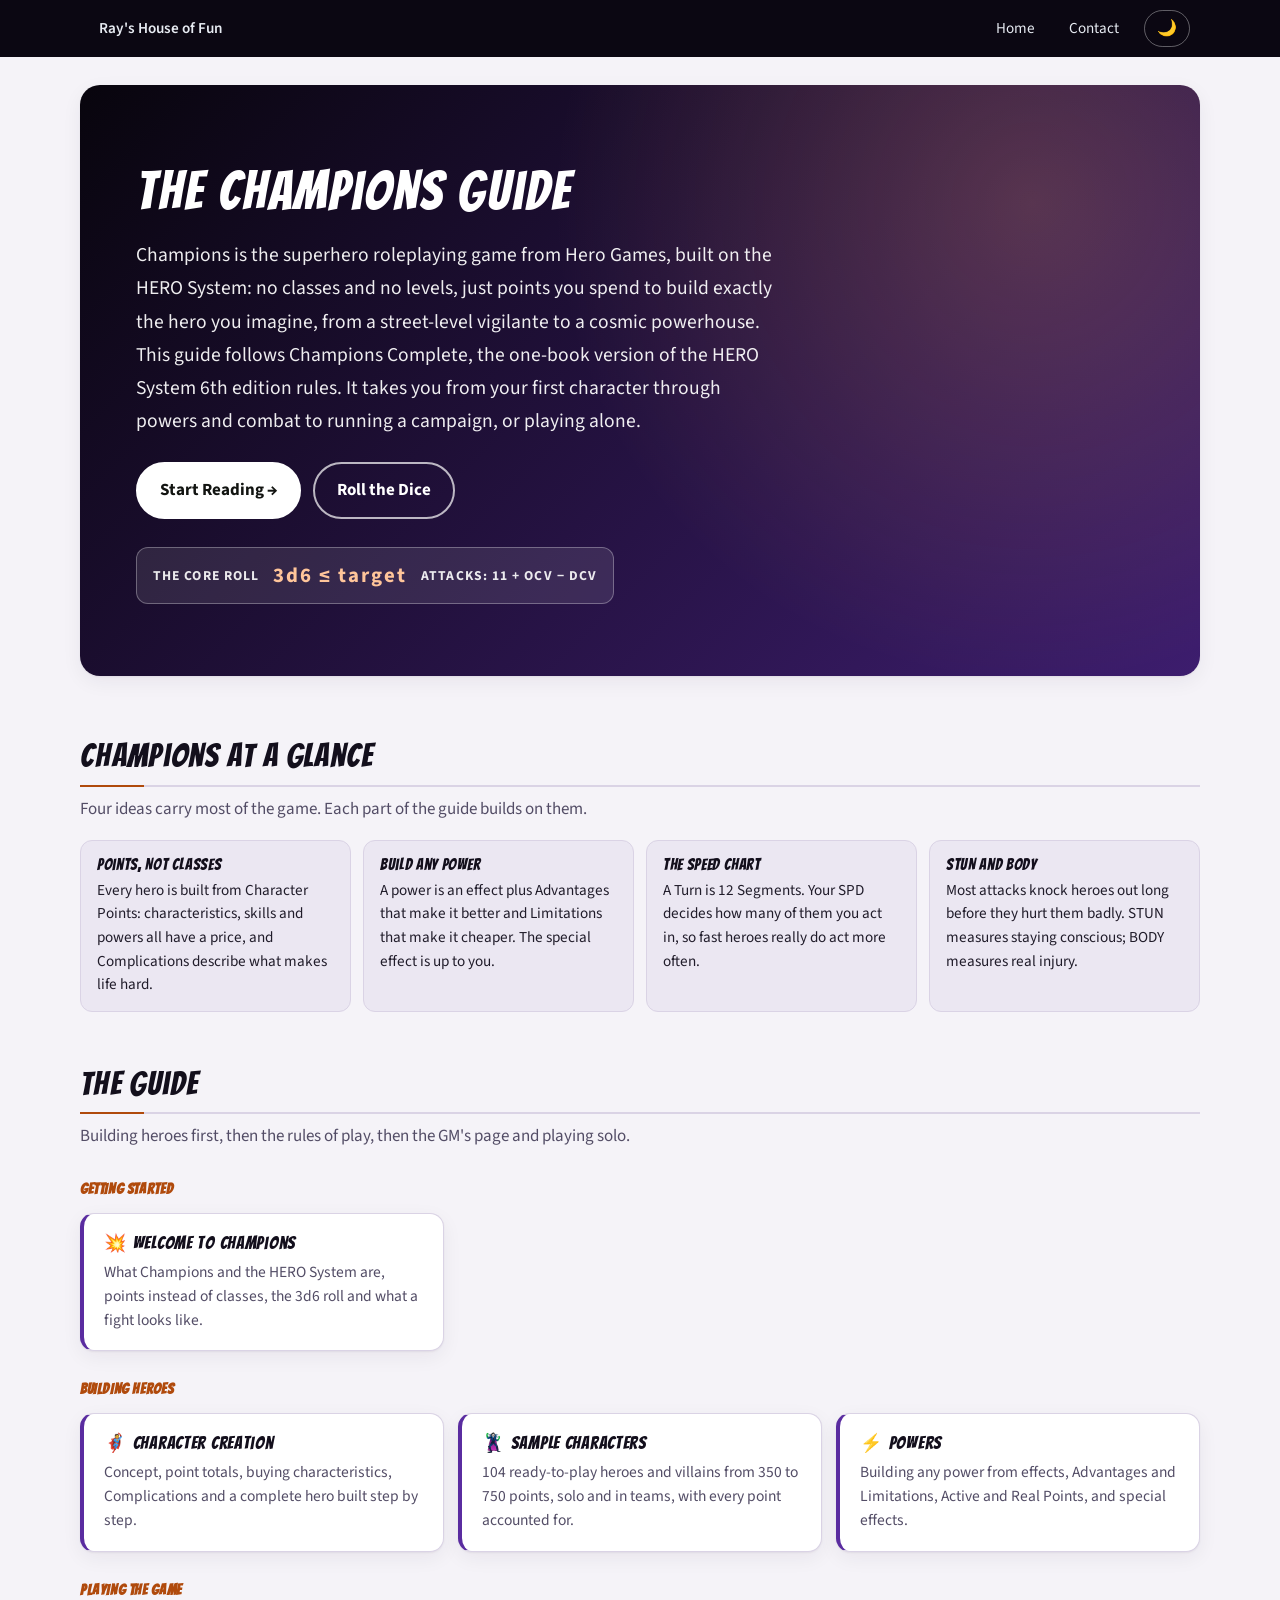
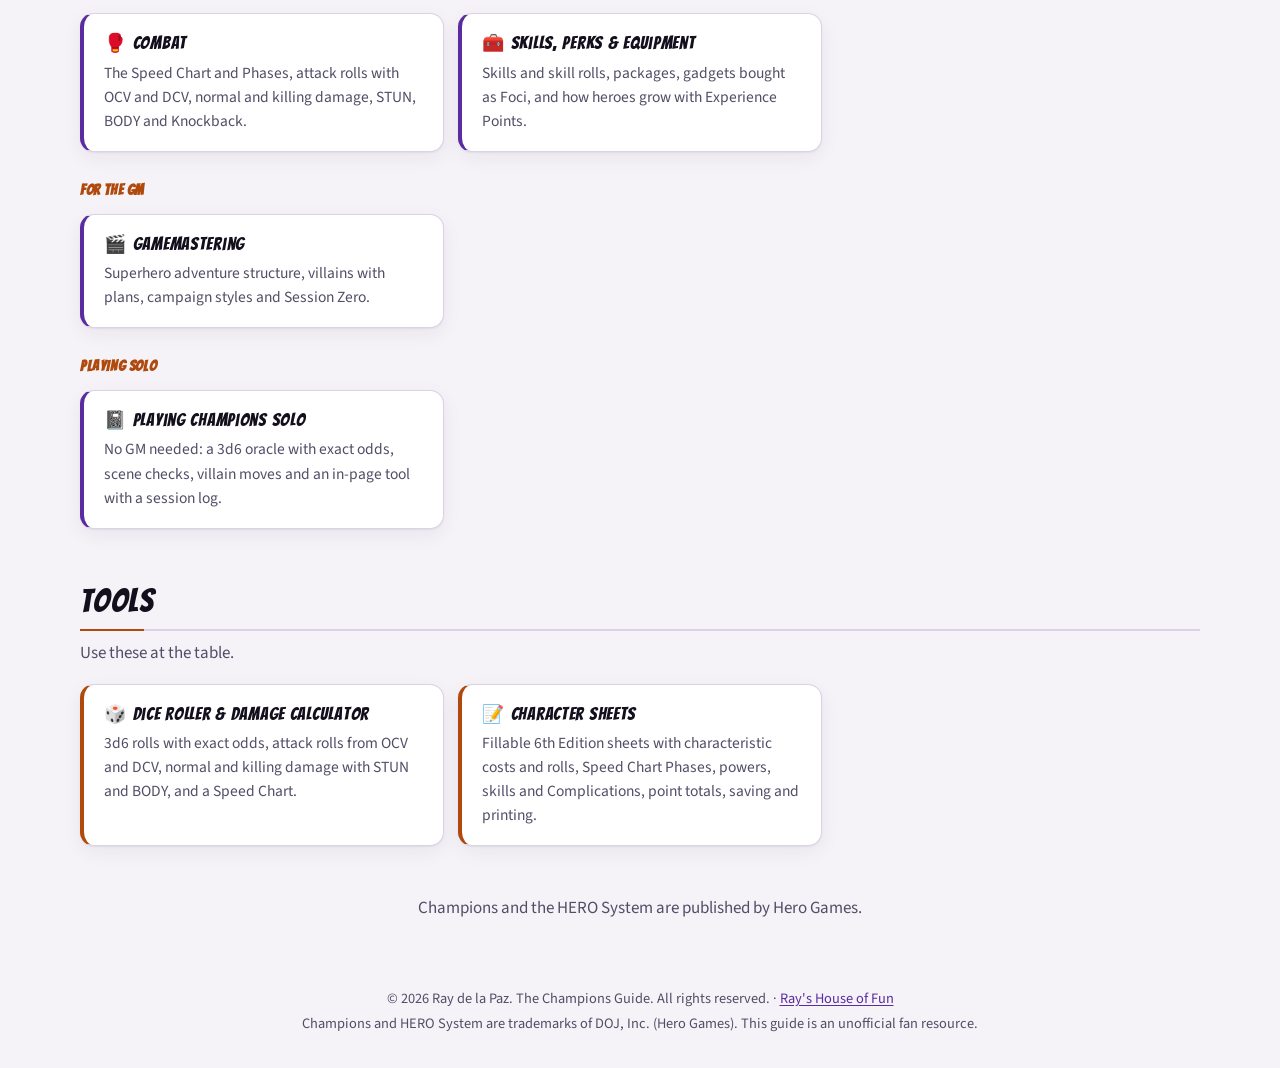
<file: index.html>
<!DOCTYPE html>
<html lang="en">
<head>
    <meta charset="UTF-8">
    <meta name="viewport" content="width=device-width, initial-scale=1.0">
    <title>The Champions Guide</title>
    <meta name="description" content="An unofficial guide to Champions, the HERO System superhero roleplaying game (Champions Complete, 6th edition rules): characters, powers, combat, skills, GM advice, solo play and a dice roller.">
    <link rel="preconnect" href="https://fonts.googleapis.com">
    <link rel="preconnect" href="https://fonts.gstatic.com" crossorigin>
    <link href="https://fonts.googleapis.com/css2?family=Bangers&family=Source+Sans+3:ital,wght@0,400;0,600;0,700;1,400&display=swap" rel="stylesheet">
    <script src="/js/site.js?v=1"></script>
    <link rel="stylesheet" href="/styles/main.css?v=1">
    <link rel="icon" href="/favicon.png" type="image/png">
    <style>
        .home { width: min(1120px, calc(100% - 32px)); margin: 0 auto; padding-bottom: 24px; }
        .hero {
            margin-top: 28px;
            padding: clamp(36px, 7vw, 72px) clamp(20px, 5vw, 56px);
            border-radius: 20px;
            background:
                radial-gradient(circle at 85% 20%, rgba(255, 167, 102, 0.22), transparent 45%),
                linear-gradient(135deg, var(--hero-1), var(--hero-2));
            color: #fff;
            box-shadow: var(--shadow);
        }
        .hero h1 { color: #fff; font-size: clamp(2.1rem, 6vw, 3.4rem); margin: 0 0 14px; }
        .hero p { color: rgba(255, 255, 255, 0.93); font-size: clamp(1.05rem, 2.2vw, 1.22rem); max-width: 64ch; margin: 0 0 24px; }
        .hero-actions { display: flex; flex-wrap: wrap; gap: 12px; margin-bottom: 28px; }
        .btn-hero { display: inline-block; padding: 12px 22px; border-radius: 999px; font-weight: 700; text-decoration: none; background: #fff; color: #121411; border: 2px solid #fff; }
        .btn-hero:hover { background: #e7ebf2; color: #121411; }
        .btn-hero.ghost { background: transparent; color: #fff; border-color: rgba(255, 255, 255, 0.7); }
        .btn-hero.ghost:hover { background: rgba(255, 255, 255, 0.12); color: #fff; }
        .turn-card {
            display: inline-flex; align-items: center; gap: 14px; flex-wrap: wrap;
            background: rgba(255, 255, 255, 0.1); border: 1px solid rgba(255, 255, 255, 0.3);
            border-radius: 12px; padding: 10px 16px; font-weight: 700; color: #fff;
        }
        .turn-card .pips { font-size: 1.3rem; letter-spacing: 2px; color: #ffc59a; }
        .turn-card .lbl { font-size: 0.85rem; letter-spacing: 0.08em; text-transform: uppercase; color: rgba(255, 255, 255, 0.9); }

        .section-head { margin: 52px 0 16px; }
        .section-head h2 { margin: 0 0 8px; }
        .section-head p { color: var(--muted); max-width: 70ch; margin: 0; }
        .group-label { font-family: "Bangers", Impact, sans-serif; font-weight: 700; color: var(--gold); letter-spacing: 0.04em; text-transform: uppercase; margin: 26px 0 10px; font-size: 0.95rem; }
        .part-grid { display: grid; grid-template-columns: repeat(auto-fill, minmax(min(280px, 100%), 1fr)); gap: 14px; }
        .part-card {
            display: flex; flex-direction: column; gap: 6px;
            background: var(--surface); border: 1px solid var(--border); border-radius: 14px;
            padding: 18px 20px; box-shadow: var(--shadow); text-decoration: none; color: var(--text);
            border-left: 4px solid var(--accent); transition: transform 0.15s, border-color 0.15s;
        }
        .part-card:hover { transform: translateY(-2px); border-color: var(--accent); color: var(--text); }
        .part-card .num { font-size: 0.8rem; font-weight: 700; letter-spacing: 0.06em; text-transform: uppercase; color: var(--muted); }
        .part-card h3 { margin: 0; font-size: 1.12rem; color: var(--heading); }
        .part-card h3 .icon { margin-right: 6px; }
        .part-card p { margin: 0; color: var(--muted); font-size: 0.97rem; line-height: 1.55; }
        .part-card.tool { border-left-color: var(--gold); }
        .quick { display: grid; grid-template-columns: repeat(auto-fill, minmax(min(240px, 100%), 1fr)); gap: 12px; }
        .quick div { background: var(--surface-2); border: 1px solid var(--border); border-radius: 12px; padding: 14px 16px; }
        .quick h3 { margin: 0 0 4px; font-size: 1.02rem; color: var(--heading); }
        .quick p { margin: 0; color: var(--text); font-size: 0.95rem; line-height: 1.55; }
        .home-footer { text-align: center; color: var(--muted); margin-top: 36px; }
    </style>
</head>
<body>
<a class="skip-link" href="#main">Skip to content</a>
<nav class="site-nav">
    <a href="https://rays-home.netlify.app/">Ray's House of Fun</a>
    <a href="/index.html">Home</a>
    <a href="https://rays-home.netlify.app/contact">Contact</a>
    <button id="theme-toggle" aria-label="Toggle dark mode">🌙</button>
</nav>

<div class="home">
    <header class="hero">
        <h1>The Champions Guide</h1>
        <p>Champions is the superhero roleplaying game from Hero Games, built on the HERO System: no classes and no levels, just points you spend to build exactly the hero you imagine, from a street-level vigilante to a cosmic powerhouse. This guide follows Champions Complete, the one-book version of the HERO System 6th edition rules. It takes you from your first character through powers and combat to running a campaign, or playing alone.</p>
        <div class="hero-actions">
            <a class="btn-hero" href="/champions_introduction.html">Start Reading →</a>
            <a class="btn-hero ghost" href="/champions_dice_roller.html">Roll the Dice</a>
        </div>
        <div class="turn-card" aria-label="The core roll: three six-sided dice, roll equal to or under the target">
            <span class="lbl">The core roll</span><span class="pips" aria-hidden="true">3d6 ≤ target</span><span class="lbl">attacks: 11 + OCV − DCV</span>
        </div>
    </header>

    <main id="main">
        <section>
            <div class="section-head">
                <h2>Champions at a Glance</h2>
                <p>Four ideas carry most of the game. Each part of the guide builds on them.</p>
            </div>
            <div class="quick">
                <div><h3>Points, Not Classes</h3><p>Every hero is built from Character Points: characteristics, skills and powers all have a price, and Complications describe what makes life hard.</p></div>
                <div><h3>Build Any Power</h3><p>A power is an effect plus Advantages that make it better and Limitations that make it cheaper. The special effect is up to you.</p></div>
                <div><h3>The Speed Chart</h3><p>A Turn is 12 Segments. Your SPD decides how many of them you act in, so fast heroes really do act more often.</p></div>
                <div><h3>STUN and BODY</h3><p>Most attacks knock heroes out long before they hurt them badly. STUN measures staying conscious; BODY measures real injury.</p></div>
            </div>
        </section>

        <section>
            <div class="section-head">
                <h2>The Guide</h2>
                <p>Building heroes first, then the rules of play, then the GM's page and playing solo.</p>
            </div>

            <p class="group-label">Getting Started</p>
            <div class="part-grid">
                <a class="part-card" href="/champions_introduction.html"><h3><span class="icon" aria-hidden="true">💥</span>Welcome to Champions</h3><p>What Champions and the HERO System are, points instead of classes, the 3d6 roll and what a fight looks like.</p></a>
            </div>

            <p class="group-label">Building Heroes</p>
            <div class="part-grid">
                <a class="part-card" href="/champions_character_creation.html"><h3><span class="icon" aria-hidden="true">🦸</span>Character Creation</h3><p>Concept, point totals, buying characteristics, Complications and a complete hero built step by step.</p></a>
                <a class="part-card" href="/champions_sample_characters.html"><h3><span class="icon" aria-hidden="true">🦹</span>Sample Characters</h3><p>104 ready-to-play heroes and villains from 350 to 750 points, solo and in teams, with every point accounted for.</p></a>
                <a class="part-card" href="/champions_powers_system.html"><h3><span class="icon" aria-hidden="true">⚡</span>Powers</h3><p>Building any power from effects, Advantages and Limitations, Active and Real Points, and special effects.</p></a>
            </div>

            <p class="group-label">Playing the Game</p>
            <div class="part-grid">
                <a class="part-card" href="/champions_combat_system.html"><h3><span class="icon" aria-hidden="true">🥊</span>Combat</h3><p>The Speed Chart and Phases, attack rolls with OCV and DCV, normal and killing damage, STUN, BODY and Knockback.</p></a>
                <a class="part-card" href="/champions_skills_equipment.html"><h3><span class="icon" aria-hidden="true">🧰</span>Skills, Perks &amp; Equipment</h3><p>Skills and skill rolls, packages, gadgets bought as Foci, and how heroes grow with Experience Points.</p></a>
            </div>

            <p class="group-label">For the GM</p>
            <div class="part-grid">
                <a class="part-card" href="/champions_gamemastering.html"><h3><span class="icon" aria-hidden="true">🎬</span>Gamemastering</h3><p>Superhero adventure structure, villains with plans, campaign styles and Session Zero.</p></a>
            </div>

            <p class="group-label">Playing Solo</p>
            <div class="part-grid">
                <a class="part-card" href="/champions_solo.html"><h3><span class="icon" aria-hidden="true">📓</span>Playing Champions Solo</h3><p>No GM needed: a 3d6 oracle with exact odds, scene checks, villain moves and an in-page tool with a session log.</p></a>
            </div>

        </section>

        <section>
            <div class="section-head">
                <h2>Tools</h2>
                <p>Use these at the table.</p>
            </div>
            <div class="part-grid">
                <a class="part-card tool" href="/champions_dice_roller.html"><h3><span class="icon" aria-hidden="true">🎲</span>Dice Roller &amp; Damage Calculator</h3><p>3d6 rolls with exact odds, attack rolls from OCV and DCV, normal and killing damage with STUN and BODY, and a Speed Chart.</p></a>
                <a class="part-card tool" href="/champions_character_sheet.html"><h3><span class="icon" aria-hidden="true">📝</span>Character Sheets</h3><p>Fillable 6th Edition sheets with characteristic costs and rolls, Speed Chart Phases, powers, skills and Complications, point totals, saving and printing.</p></a>
            </div>
        </section>
    </main>

    <footer class="home-footer">
        <p>Champions and the HERO System are published by Hero Games.</p>
    </footer>
</div>
<div class="site-footer">&copy; 2026 Ray de la Paz. The Champions Guide. All rights reserved. &middot; <a href="https://rays-home.netlify.app/">Ray's House of Fun</a><br>Champions and HERO System are trademarks of DOJ, Inc. (Hero Games). This guide is an unofficial fan resource.</div>
</body>
</html>
</file>
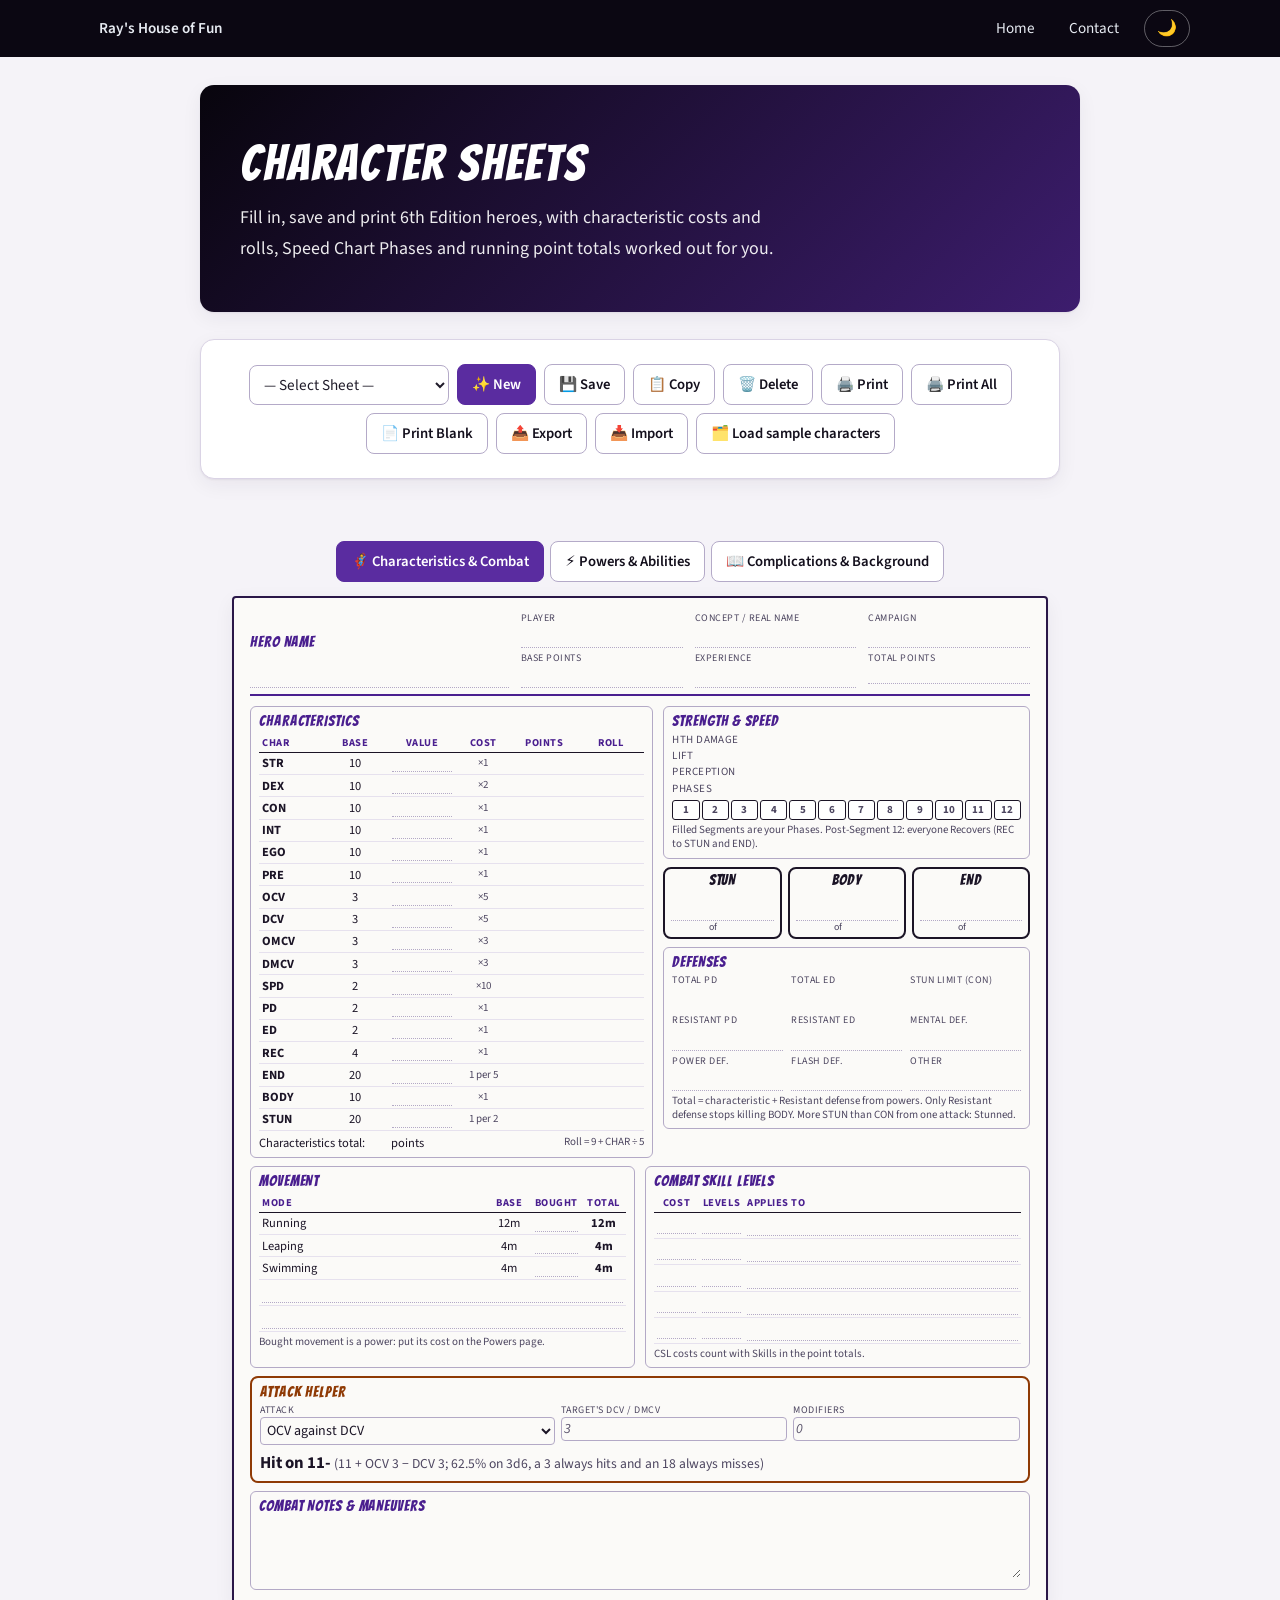
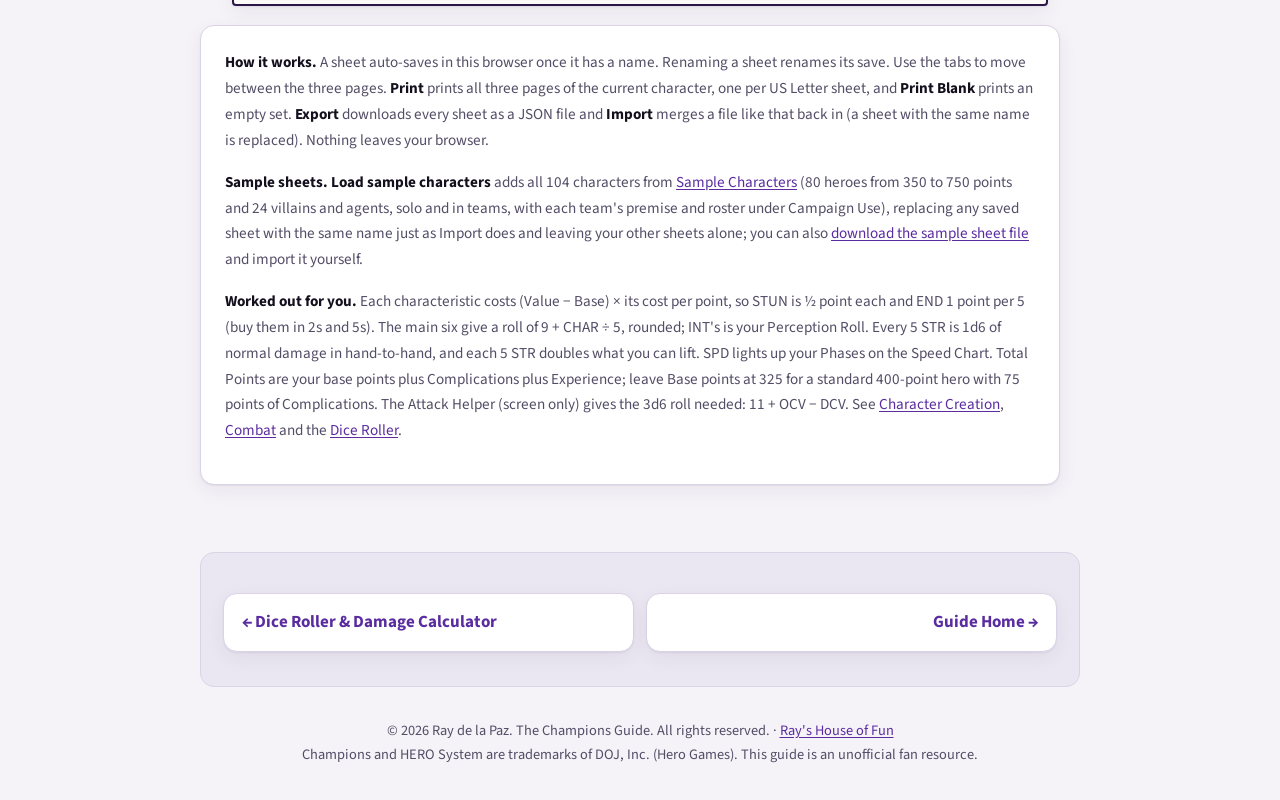
<file: champions_character_sheet.html>
<!DOCTYPE html>
<html lang="en">
<head>
    <meta charset="UTF-8">
    <meta name="viewport" content="width=device-width, initial-scale=1.0">
    <title>Character Sheets - The Champions Guide</title>
    <meta name="description" content="Fillable Champions Complete (HERO System 6th Edition) character sheets: all seventeen characteristics with costs and rolls, Speed Chart Phases, defenses, movement, powers, skills, martial arts and Complications, with point totals, save, print, file import/export and one-click sample characters.">
    <link rel="preconnect" href="https://fonts.googleapis.com">
    <link rel="preconnect" href="https://fonts.gstatic.com" crossorigin>
    <link href="https://fonts.googleapis.com/css2?family=Bangers&family=Source+Sans+3:ital,wght@0,400;0,600;0,700;1,400&display=swap" rel="stylesheet">
    <script src="/js/site.js?v=1"></script>
    <link rel="stylesheet" href="/styles/main.css?v=1">
    <link rel="icon" href="/favicon.png" type="image/png">
    <style>
        /* ===== Controls (themed) ===== */
        main .sheet-controls { display: flex; flex-wrap: wrap; gap: 8px; align-items: center; justify-content: center; margin: 20px auto 6px; max-width: 860px; }
        main .sheet-controls select {
            min-height: 40px; padding: 6px 10px; border-radius: 8px; min-width: 200px; width: auto;
            background: var(--surface); color: var(--text); border: 1px solid var(--border-strong); font: inherit; font-size: 0.95rem;
        }
        main .sheet-controls button, main .tabs button {
            min-height: 40px; padding: 7px 14px; margin: 0; border-radius: 8px; font: inherit; font-size: 0.92rem; font-weight: 600; cursor: pointer;
            background: var(--surface); color: var(--heading); border: 1px solid var(--border-strong); width: auto;
        }
        main .sheet-controls button:hover, main .tabs button:hover { border-color: var(--accent); color: var(--accent); background: var(--surface); }
        main .sheet-controls button.primary { background: var(--accent); border-color: var(--accent); color: var(--accent-ink); }
        main .sheet-controls button.primary:hover { color: var(--accent-ink); background: var(--accent); filter: brightness(1.08); }
        main .sheet-controls button.armed { background: #a3161a; border-color: #a3161a; color: #fff; }
        main .tabs { display: flex; gap: 6px; justify-content: center; flex-wrap: wrap; margin: 12px auto 0; background: none; border: 0; box-shadow: none; padding: 0; }
        html body > main > div.tabs[role="tablist"][aria-label] { background: none; border: 0; box-shadow: none; padding: 0; border-radius: 0; margin: 12px auto 0; }
        main .tabs button[aria-selected="true"] { background: var(--accent); border-color: var(--accent); color: var(--accent-ink); }
        #importFile { display: none; }
        .sheet-status { text-align: center; min-height: 1.6em; margin: 4px 0 0; color: var(--muted); font-weight: 600; }
        .sheet-help { max-width: 860px; margin: 10px auto 0; color: var(--muted); font-size: 0.95rem; }

        /* ===== The sheet: a light page in both themes ===== */
        .ch-sheet {
            --ink: #1b1426; --soft: #4d4660; --line: #b3a9c6; --hero: #4a1f8f; --orange: #8f3a05; --paper: #fbfaf8;
            width: min(8.5in, 100%); margin: 14px auto; padding: 14px 16px;
            background: var(--paper); color: var(--ink); border: 2px solid #2a1748; border-radius: 4px;
            font-family: "Source Sans 3", "Segoe UI", sans-serif; font-size: 14px; line-height: 1.3; box-shadow: var(--shadow);
            color-scheme: light;
        }
        .ch-sheet b, .ch-sheet strong { color: var(--ink); }
        .ch-sheet .page { display: none; }
        .ch-sheet[data-page="char"] .page.p-char, .ch-sheet[data-page="powers"] .page.p-powers, .ch-sheet[data-page="bio"] .page.p-bio { display: block; }
        .ch-sheet .lbl { display: block; font: 400 15px/1.1 "Bangers", "Segoe UI", sans-serif; letter-spacing: 0.06em; text-transform: uppercase; color: var(--hero); margin: 0 0 3px; }
        .ch-sheet .box { border: 1.5px solid var(--line); border-radius: 6px; padding: 6px 8px; }
        .ch-sheet input[type="text"], .ch-sheet select, .ch-sheet textarea, .ch-sheet .val {
            width: 100%; max-width: none; min-height: 0; margin: 0; background: transparent; color: var(--ink);
            border: 0; border-bottom: 1px dotted var(--line); border-radius: 0; padding: 2px; font: inherit; box-shadow: none;
        }
        .ch-sheet textarea { border-bottom: 0; resize: vertical; min-height: 54px; line-height: 1.35; }
        .ch-sheet .val { display: block; min-height: 1.35em; white-space: pre-wrap; }
        .ch-sheet .tx.val { min-height: 3.4em; border-bottom: 0; }
        .ch-sheet input::placeholder, .ch-sheet textarea::placeholder { color: #5d566e; opacity: 1; font-style: italic; font-weight: 400; }
        .ch-sheet input:focus, .ch-sheet select:focus, .ch-sheet textarea:focus { outline: 2px solid var(--hero); outline-offset: 1px; background: rgba(74, 31, 143, 0.07); }
        .ch-sheet select option { background: #fbfaf8; color: #1b1426; }
        .ch-sheet .out { display: inline-block; min-width: 1.6em; text-align: center; font-weight: 700; color: var(--ink); }
        .ch-sheet small.k { display: block; font-size: 10px; color: var(--soft); text-transform: uppercase; letter-spacing: 0.05em; }
        .ch-sheet .stack > * + * { margin-top: 8px; }
        .ch-sheet .note { font-size: 11px; color: var(--soft); margin: 3px 0 0; }
        .ch-sheet .warn { color: #8f1414; font-weight: 700; }

        .ch-sheet .head { display: grid; grid-template-columns: 1.6fr repeat(3, 1fr); gap: 4px 12px; border-bottom: 2px solid var(--hero); padding-bottom: 6px; margin-bottom: 10px; }
        .ch-sheet .head .name { grid-row: span 2; align-self: end; }
        .ch-sheet .head .name input, .ch-sheet .head .name .val { font: 400 1.75rem "Bangers", "Segoe UI", sans-serif; letter-spacing: 0.04em; }
        .ch-sheet .head .out { text-align: left; display: block; min-height: 1.35em; border-bottom: 1px dotted var(--line); padding: 2px; }
        .ch-sheet .top { display: grid; grid-template-columns: 1.1fr 1fr; gap: 10px; }
        .ch-sheet .cols { display: grid; grid-template-columns: 1fr 1fr; gap: 10px; }
        .ch-sheet table.t { width: 100%; border-collapse: collapse; display: table; margin: 0; font-size: 12.5px; }
        .ch-sheet table.t th { font: 700 10.5px "Source Sans 3", sans-serif; letter-spacing: 0.05em; text-transform: uppercase; color: var(--hero); text-align: left; border: 0; border-bottom: 1.5px solid var(--ink); background: none; padding: 2px 3px; white-space: nowrap; }
        .ch-sheet table.t td { border: 0; border-bottom: 1px solid #e6e1ee; padding: 2px 3px; background: none; color: var(--ink); vertical-align: middle; }
        .ch-sheet table.t td.c, .ch-sheet table.t th.c { text-align: center; width: 3.6em; }
        .ch-sheet table.t td.c input, .ch-sheet table.t td.c .val { text-align: center; padding: 0; }
        .ch-sheet table.t td.c .out { min-width: 0; }
        .ch-sheet .chars td:first-child { font-weight: 700; white-space: nowrap; width: 3.4em; }
        .ch-sheet .chars td.rate { font-size: 11px; color: var(--soft); white-space: nowrap; text-align: center; }
        .ch-sheet .chars tr.gap td { border-top: 1.5px solid var(--line); }
        .ch-sheet .chars td.c input { font-weight: 700; }
        .ch-sheet .sumline { display: flex; justify-content: space-between; gap: 8px; margin-top: 4px; font-size: 12.5px; }
        .ch-sheet .kv { display: grid; grid-template-columns: auto 1fr; gap: 2px 8px; font-size: 12.5px; align-items: baseline; }
        .ch-sheet .kv > span:nth-child(odd) { color: var(--soft); font-size: 11px; text-transform: uppercase; letter-spacing: 0.04em; }
        .ch-sheet .kv .out { text-align: left; }
        .ch-sheet .segs { display: grid; grid-template-columns: repeat(12, 1fr); gap: 2px; margin-top: 4px; }
        .ch-sheet .segs span { border: 1.5px solid var(--ink); border-radius: 3px; text-align: center; font-size: 11px; font-weight: 700; line-height: 18px; color: var(--soft); background: #fff; }
        .ch-sheet .segs span.on { background: var(--hero); border-color: var(--hero); color: #fff; -webkit-print-color-adjust: exact; print-color-adjust: exact; }
        .ch-sheet .trk { display: grid; grid-template-columns: repeat(3, 1fr); gap: 6px; }
        .ch-sheet .trk > div { border: 2px solid var(--ink); border-radius: 8px; padding: 3px 6px; text-align: center; }
        .ch-sheet .trk .lbl { color: var(--ink); margin: 0; }
        .ch-sheet .trk input, .ch-sheet .trk .val { text-align: center; font: 700 1.25rem "Source Sans 3", sans-serif; border-bottom: 1px dotted var(--line); }
        .ch-sheet .trk small { display: block; font-size: 10px; color: var(--soft); }
        .ch-sheet .dg { display: grid; grid-template-columns: repeat(3, 1fr); gap: 4px 8px; }
        .ch-sheet .dg input, .ch-sheet .dg .val { text-align: center; }
        .ch-sheet .big { display: block; text-align: center; font: 700 1.15rem "Source Sans 3", sans-serif; color: var(--ink); min-height: 1.3em; }
        .ch-sheet .mv td.c { width: 4.2em; }
        .ch-sheet .ah { border: 2px solid var(--orange); border-radius: 8px; padding: 6px 8px; }
        .ch-sheet .ah .lbl { color: var(--orange); }
        .ch-sheet .ah .row { display: grid; grid-template-columns: 1.3fr 1fr 1fr; gap: 6px; }
        .ch-sheet .ah select, .ch-sheet .ah input { border: 1px solid var(--line); border-radius: 4px; }
        .ch-sheet .ah .res { margin-top: 6px; font: 700 1.05rem "Source Sans 3", sans-serif; color: var(--ink); }
        .ch-sheet .ah .res span { color: var(--soft); font-weight: 400; font-size: 0.85rem; }
        .ch-sheet .tally { width: 100%; border-collapse: collapse; font-size: 12.5px; display: table; margin: 0; }
        .ch-sheet .tally td { border: 0; border-bottom: 1px solid #e6e1ee; padding: 2px 3px; background: none; color: var(--ink); }
        .ch-sheet .tally td:last-child { text-align: right; font-weight: 700; width: 4em; }
        .ch-sheet .tally tr.sum td { border-top: 1.5px solid var(--ink); font-weight: 700; }

        @media screen and (max-width: 760px) {
            .ch-sheet { padding: 12px; }
            .ch-sheet .head { grid-template-columns: 1fr 1fr; }
            .ch-sheet .head .name { grid-column: 1 / -1; grid-row: auto; }
            .ch-sheet .top, .ch-sheet .cols { grid-template-columns: 1fr; }
            .ch-sheet .ah .row { grid-template-columns: 1fr 1fr; }
            .ch-sheet .ah .row label:first-child { grid-column: 1 / -1; }
            .ch-sheet .scroll { overflow-x: auto; }
            .ch-sheet table.t.wide { min-width: 560px; }
        }

        /* ===== Print: three US Letter pages per character ===== */
        .print-container { display: none; }
        @media print {
            @page { size: letter portrait; margin: 0.35in; }
            .site-nav, .skip-link, body > header, .sheet-controls, .tabs, .sheet-status, .sheet-help, #sheet, footer, .site-footer { display: none !important; }
            html, body { background: #fff !important; margin: 0 !important; padding: 0 !important; }
            main { margin: 0 !important; padding: 0 !important; width: auto !important; max-width: none !important; }
            .print-container { display: block !important; border: 0 !important; padding: 0 !important; margin: 0 !important; box-shadow: none !important; background: none !important; border-radius: 0 !important; }
            .print-container .ch-sheet { width: 7.8in !important; margin: 0 auto !important; padding: 0 !important; border: 0 !important; box-shadow: none !important; font-size: 10.5px; line-height: 1.15; }
            .print-container .ch-sheet .page { display: flex !important; flex-direction: column; height: 10.25in; box-sizing: border-box; overflow: hidden;
                border: 1.5pt solid #2a1748; border-radius: 4px; padding: 0.12in 0.14in; page-break-after: always; break-after: page; }
            .print-container .ch-sheet:last-child .page:last-child { page-break-after: auto; break-after: auto; }
            .print-container .ch-sheet .val { min-height: 1.15em; padding: 0 2px; }
            .print-container .ch-sheet .tx.val { min-height: 2.2em; }
            .print-container .ch-sheet .box { padding: 3px 6px; }
            .print-container .ch-sheet .stack > * + * { margin-top: 5px; }
            .print-container .ch-sheet table.t { font-size: 10.5px; min-width: 0; }
            .print-container .ch-sheet table.t td .val { min-height: 1.45em; }
            .print-container .ch-sheet .chars td { padding: 5px 3px; }
            .print-container .ch-sheet .grow { flex: 1; display: flex; flex-direction: column; min-height: 0; }
            .print-container .ch-sheet .grow .tx.val { flex: 1; }
            .print-container .ch-sheet .cols.grow { display: grid; }
            .print-container .ch-sheet .top > .stack { display: flex; flex-direction: column; }
            .print-container .ch-sheet .top > .stack > .box:last-child { flex: 1; }
            .print-container .ch-sheet .cols.grow > .stack { display: flex; flex-direction: column; }
        }
    </style>
</head>
<body>
<a class="skip-link" href="#main">Skip to content</a>
<nav class="site-nav">
    <a href="https://rays-home.netlify.app/">Ray's House of Fun</a>
    <a href="/index.html">Home</a>
    <a href="https://rays-home.netlify.app/contact">Contact</a>
    <button id="theme-toggle" aria-label="Toggle dark mode">🌙</button>
</nav>
    <header>
        <h1>Character Sheets</h1>
        <p>Fill in, save and print 6th Edition heroes, with characteristic costs and rolls, Speed Chart Phases and running point totals worked out for you.</p>
    </header>

    <main id="main">
        <div class="sheet-controls">
            <select id="sheetSelect" aria-label="Saved sheets"><option value="">— Select Sheet —</option></select>
            <button type="button" class="primary" id="newBtn">✨ New</button>
            <button type="button" id="saveBtn">💾 Save</button>
            <button type="button" id="copyBtn">📋 Copy</button>
            <button type="button" id="deleteBtn">🗑️ Delete</button>
            <button type="button" id="printBtn">🖨️ Print</button>
            <button type="button" id="printAllBtn">🖨️ Print All</button>
            <button type="button" id="blankBtn">📄 Print Blank</button>
            <button type="button" id="exportBtn">📤 Export</button>
            <button type="button" id="importBtn">📥 Import</button>
            <button type="button" id="sampleBtn">🗂️ Load sample characters</button>
            <input type="file" id="importFile" accept=".json,application/json">
        </div>
        <p class="sheet-status" id="status" role="status" aria-live="polite"></p>
        <div class="tabs" role="tablist" aria-label="Sheet pages">
            <button type="button" role="tab" id="tab-char" aria-controls="sheet" aria-selected="true" data-page="char">🦸 Characteristics &amp; Combat</button>
            <button type="button" role="tab" id="tab-powers" aria-controls="sheet" aria-selected="false" data-page="powers">⚡ Powers &amp; Abilities</button>
            <button type="button" role="tab" id="tab-bio" aria-controls="sheet" aria-selected="false" data-page="bio">📖 Complications &amp; Background</button>
        </div>

        <form class="ch-sheet" id="sheet" data-page="char" autocomplete="off" onsubmit="return false">
            <!-- ===================== PAGE 1: CHARACTERISTICS & COMBAT ===================== -->
            <div class="page p-char">
                <div class="head">
                    <label class="name"><span class="lbl">Hero name</span><input type="text" name="name" maxlength="60"></label>
                    <label><small class="k">Player</small><input type="text" name="player"></label>
                    <label><small class="k">Concept / real name</small><input type="text" name="concept"></label>
                    <label><small class="k">Campaign</small><input type="text" name="campaign"></label>
                    <label><small class="k">Base points</small><input type="text" name="basePts" maxlength="5" inputmode="numeric"></label>
                    <label><small class="k">Experience</small><input type="text" name="xp" maxlength="5" inputmode="numeric"></label>
                    <div><small class="k">Total points</small><span class="out" data-out="totalPts"></span></div>
                </div>

                <div class="top">
                    <div class="box">
                        <span class="lbl">Characteristics</span>
                        <table class="t chars"><thead><tr><th>Char</th><th class="c">Base</th><th class="c">Value</th><th class="c">Cost</th><th class="c">Points</th><th class="c">Roll</th></tr></thead><tbody id="chars"></tbody></table>
                        <div class="sumline"><span>Characteristics total: <b class="out" data-out="charTotal"></b> points</span><span class="note" style="margin:0">Roll = 9 + CHAR ÷ 5</span></div>
                    </div>
                    <div class="stack">
                        <div class="box">
                            <span class="lbl">Strength &amp; Speed</span>
                            <div class="kv">
                                <span>HTH damage</span><span class="out" data-out="hth"></span>
                                <span>Lift</span><span class="out" data-out="lift"></span>
                                <span>Perception</span><span class="out" data-out="per"></span>
                                <span>Phases</span><span class="out" data-out="phaseCount"></span>
                            </div>
                            <div class="segs" aria-label="Speed Chart: Segments in which this hero acts"><span data-seg="1">1</span><span data-seg="2">2</span><span data-seg="3">3</span><span data-seg="4">4</span><span data-seg="5">5</span><span data-seg="6">6</span><span data-seg="7">7</span><span data-seg="8">8</span><span data-seg="9">9</span><span data-seg="10">10</span><span data-seg="11">11</span><span data-seg="12">12</span></div>
                            <p class="note">Filled Segments are your Phases. Post-Segment 12: everyone Recovers (REC to STUN and END).</p>
                        </div>
                        <div class="trk">
                            <div><span class="lbl">STUN</span><input type="text" name="stunNow" maxlength="4" inputmode="numeric" aria-label="Current STUN"><small>of <span class="out" data-out="stunMax"></span></small></div>
                            <div><span class="lbl">BODY</span><input type="text" name="bodyNow" maxlength="4" inputmode="numeric" aria-label="Current BODY"><small>of <span class="out" data-out="bodyMax"></span></small></div>
                            <div><span class="lbl">END</span><input type="text" name="endNow" maxlength="4" inputmode="numeric" aria-label="Current END"><small>of <span class="out" data-out="endMax"></span></small></div>
                        </div>
                        <div class="box">
                            <span class="lbl">Defenses</span>
                            <div class="dg">
                                <div><small class="k">Total PD</small><span class="big" data-out="pdTot"></span></div>
                                <div><small class="k">Total ED</small><span class="big" data-out="edTot"></span></div>
                                <div><small class="k">Stun limit (CON)</small><span class="big" data-out="conVal"></span></div>
                                <label><small class="k">Resistant PD</small><input type="text" name="rpd" maxlength="3" inputmode="numeric"></label>
                                <label><small class="k">Resistant ED</small><input type="text" name="red" maxlength="3" inputmode="numeric"></label>
                                <label><small class="k">Mental Def.</small><input type="text" name="mdef" maxlength="3" inputmode="numeric"></label>
                                <label><small class="k">Power Def.</small><input type="text" name="powdef" maxlength="3" inputmode="numeric"></label>
                                <label><small class="k">Flash Def.</small><input type="text" name="fdef" maxlength="12"></label>
                                <label><small class="k">Other</small><input type="text" name="odef"></label>
                            </div>
                            <p class="note">Total = characteristic + Resistant defense from powers. Only Resistant defense stops killing BODY. More STUN than CON from one attack: Stunned.</p>
                        </div>
                    </div>
                </div>

                <div class="cols" style="margin-top:8px">
                    <div class="box">
                        <span class="lbl">Movement</span>
                        <table class="t mv"><thead><tr><th>Mode</th><th class="c">Base</th><th class="c">Bought</th><th class="c">Total</th></tr></thead><tbody>
                            <tr><td>Running</td><td class="c">12m</td><td class="c"><input type="text" name="runPlus" maxlength="4" inputmode="numeric" aria-label="Extra Running bought, metres"></td><td class="c"><span class="out" data-out="run"></span></td></tr>
                            <tr><td>Leaping</td><td class="c">4m</td><td class="c"><input type="text" name="leapPlus" maxlength="4" inputmode="numeric" aria-label="Extra Leaping bought, metres"></td><td class="c"><span class="out" data-out="leap"></span></td></tr>
                            <tr><td>Swimming</td><td class="c">4m</td><td class="c"><input type="text" name="swimPlus" maxlength="4" inputmode="numeric" aria-label="Extra Swimming bought, metres"></td><td class="c"><span class="out" data-out="swim"></span></td></tr>
                            <tr><td colspan="4"><input type="text" name="move1" aria-label="Other movement 1"></td></tr>
                            <tr><td colspan="4"><input type="text" name="move2" aria-label="Other movement 2"></td></tr>
                        </tbody></table>
                        <p class="note">Bought movement is a power: put its cost on the Powers page.</p>
                    </div>
                    <div class="box">
                        <span class="lbl">Combat Skill Levels</span>
                        <table class="t"><thead><tr><th class="c">Cost</th><th class="c">Levels</th><th>Applies to</th></tr></thead><tbody id="csls"></tbody></table>
                        <p class="note">CSL costs count with Skills in the point totals.</p>
                    </div>
                </div>

                <div class="ah" style="margin-top:8px" aria-label="Attack helper">
                    <span class="lbl">Attack Helper</span>
                    <div class="row">
                        <label><small class="k">Attack</small><select id="ahType"><option value="p">OCV against DCV</option><option value="m">OMCV against DMCV (mental)</option></select></label>
                        <label><small class="k">Target's DCV / DMCV</small><input type="text" id="ahDcv" maxlength="3" inputmode="numeric" placeholder="3"></label>
                        <label><small class="k">Modifiers</small><input type="text" id="ahMod" maxlength="4" placeholder="0"></label>
                    </div>
                    <div class="res" id="ahOut">—</div>
                </div>

                <div class="box grow" style="margin-top:8px"><span class="lbl">Combat Notes &amp; Maneuvers</span><textarea name="combatNotes" rows="3"></textarea></div>
            </div>

            <!-- ===================== PAGE 2: POWERS & ABILITIES ===================== -->
            <div class="page p-powers">
                <div class="head" style="grid-template-columns: 1.6fr 1fr 1fr">
                    <div class="name" style="grid-row:auto"><span class="lbl">Hero name</span><span class="val" data-mirror="name"></span></div>
                    <div><small class="k">Total points</small><span class="out" data-out="totalPts2"></span></div>
                    <div><small class="k">Unspent</small><span class="out" data-out="unspent2"></span></div>
                </div>
                <div class="box">
                    <span class="lbl">Powers &amp; Equipment</span>
                    <div class="scroll"><table class="t wide"><thead><tr><th class="c">Cost</th><th style="width:24%">Name</th><th>Power, Advantages &amp; Limitations</th><th class="c">END</th></tr></thead><tbody id="powers"></tbody></table></div>
                    <p class="note">Active Points = base cost × (1 + Advantages). Real Points (what you pay) = Active Points ÷ (1 + Limitations). END = 1 per 10 Active Points.</p>
                </div>
                <div class="cols" style="margin-top:8px">
                    <div class="box">
                        <span class="lbl">Skills, Perks &amp; Talents</span>
                        <table class="t"><thead><tr><th class="c">Cost</th><th>Name</th><th class="c">Roll</th></tr></thead><tbody id="skills"></tbody></table>
                        <p class="note">Characteristic-based skill: 3 points for 9 + CHAR ÷ 5. Familiarity: 1 point, 8-.</p>
                    </div>
                    <div class="stack">
                        <div class="box">
                            <span class="lbl">Martial Arts</span>
                            <table class="t"><thead><tr><th class="c">Cost</th><th>Maneuver</th><th class="c">OCV</th><th class="c">DCV</th><th>Effect</th></tr></thead><tbody id="mas"></tbody></table>
                        </div>
                        <div class="box">
                            <span class="lbl">Point Totals</span>
                            <table class="tally"><tbody>
                                <tr><td>Characteristics</td><td data-out="charTotal2"></td></tr>
                                <tr><td>Powers &amp; equipment</td><td data-out="powTotal"></td></tr>
                                <tr><td>Skills, perks, talents &amp; CSLs</td><td data-out="skTotal"></td></tr>
                                <tr><td>Martial arts</td><td data-out="maTotal"></td></tr>
                                <tr class="sum"><td>Points spent</td><td data-out="spent"></td></tr>
                                <tr><td>Base points</td><td data-out="baseShow"></td></tr>
                                <tr><td>Complications</td><td data-out="compShow"></td></tr>
                                <tr><td>Experience</td><td data-out="xpShow"></td></tr>
                                <tr class="sum"><td>Total points</td><td data-out="totalPts3"></td></tr>
                                <tr><td>Unspent</td><td data-out="unspent"></td></tr>
                            </tbody></table>
                            <p class="note"><span class="warn" data-out="budgetWarn"></span></p>
                        </div>
                    </div>
                </div>
                <div class="box grow" style="margin-top:8px"><span class="lbl">Gear &amp; Power Notes</span><textarea name="powerNotes" rows="3"></textarea></div>
            </div>

            <!-- ===================== PAGE 3: COMPLICATIONS & BACKGROUND ===================== -->
            <div class="page p-bio">
                <div class="head" style="grid-template-columns: 1.6fr 1fr 1fr">
                    <div class="name" style="grid-row:auto"><span class="lbl">Hero name</span><span class="val" data-mirror="name"></span></div>
                    <div><small class="k">Complication points</small><span class="out" data-out="compTotal"></span></div>
                    <label><small class="k">Complications cap</small><input type="text" name="compCap" maxlength="4" inputmode="numeric"></label>
                </div>
                <div class="box">
                    <span class="lbl">Complications</span>
                    <table class="t"><thead><tr><th class="c">Points</th><th>Complication</th></tr></thead><tbody id="comps"></tbody></table>
                    <p class="note">Complications are part of the Total Points, not added on top: a standard hero has 400 Total Points, up to 75 of them from Complications. <span class="warn" data-out="compWarn"></span></p>
                </div>
                <div class="cols grow" style="margin-top:8px">
                    <div class="stack">
                        <div class="box grow"><span class="lbl">Background &amp; Origin</span><textarea name="background" rows="5" placeholder="Who, what, where, when and why: the accident, the training or the heritage that made a hero"></textarea></div>
                        <div class="box grow"><span class="lbl">Personality</span><textarea name="personality" rows="3"></textarea></div>
                        <div class="box"><span class="lbl">Quote</span><input type="text" name="quote"></div>
                        <div class="box grow"><span class="lbl">Appearance &amp; Costume</span><textarea name="appearance" rows="3"></textarea></div>
                    </div>
                    <div class="stack">
                        <div class="box grow"><span class="lbl">Powers &amp; Tactics</span><textarea name="tactics" rows="4"></textarea></div>
                        <div class="box grow"><span class="lbl">Campaign Use</span><textarea name="campaignUse" rows="3"></textarea></div>
                        <div class="box grow"><span class="lbl">Notes</span><textarea name="notes" rows="4"></textarea></div>
                    </div>
                </div>
            </div>
        </form>

        <div class="sheet-help">
            <p><strong>How it works.</strong> A sheet auto-saves in this browser once it has a name. Renaming a sheet renames its save. Use the tabs to move between the three pages. <strong>Print</strong> prints all three pages of the current character, one per US Letter sheet, and <strong>Print Blank</strong> prints an empty set. <strong>Export</strong> downloads every sheet as a JSON file and <strong>Import</strong> merges a file like that back in (a sheet with the same name is replaced). Nothing leaves your browser.</p>
            <p><strong>Sample sheets.</strong> <strong>Load sample characters</strong> adds all 104 characters from <a href="/champions_sample_characters.html">Sample Characters</a> (80 heroes from 350 to 750 points and 24 villains and agents, solo and in teams, with each team's premise and roster under Campaign Use), replacing any saved sheet with the same name just as Import does and leaving your other sheets alone; you can also <a href="/champions_sample_sheets.json" download>download the sample sheet file</a> and import it yourself.</p>
            <p><strong>Worked out for you.</strong> Each characteristic costs (Value − Base) × its cost per point, so STUN is ½ point each and END 1 point per 5 (buy them in 2s and 5s). The main six give a roll of 9 + CHAR ÷ 5, rounded; INT's is your Perception Roll. Every 5 STR is 1d6 of normal damage in hand-to-hand, and each 5 STR doubles what you can lift. SPD lights up your Phases on the Speed Chart. Total Points are your base points plus Complications plus Experience; leave Base points at 325 for a standard 400-point hero with 75 points of Complications. The Attack Helper (screen only) gives the 3d6 roll needed: 11 + OCV − DCV. See <a href="/champions_character_creation.html">Character Creation</a>, <a href="/champions_combat_system.html">Combat</a> and the <a href="/champions_dice_roller.html">Dice Roller</a>.</p>
        </div>

        <div class="print-container" id="printContainer"></div>
    </main>

    <footer>
<div class="page-nav">
    <a class="prev" href="/champions_dice_roller.html">Dice Roller &amp; Damage Calculator</a>
    <a class="next" href="/index.html">Guide Home</a>
</div>
    </footer>
<div class="site-footer">&copy; 2026 Ray de la Paz. The Champions Guide. All rights reserved. &middot; <a href="https://rays-home.netlify.app/">Ray's House of Fun</a><br>Champions and HERO System are trademarks of DOJ, Inc. (Hero Games). This guide is an unofficial fan resource.</div>

    <script>
    (function () {
        'use strict';
        var KEY = 'hero6-character-sheets';
        var sheet = document.getElementById('sheet');
        var select = document.getElementById('sheetSelect');
        var $ = function (id) { return document.getElementById(id); };

        // [key, label, base, cost per point, rate label, has a roll]
        var CHARS = [['str', 'STR', 10, 1, '×1', 1], ['dex', 'DEX', 10, 2, '×2', 1], ['con', 'CON', 10, 1, '×1', 1], ['int', 'INT', 10, 1, '×1', 1],
            ['ego', 'EGO', 10, 1, '×1', 1], ['pre', 'PRE', 10, 1, '×1', 1], ['ocv', 'OCV', 3, 5, '×5', 0], ['dcv', 'DCV', 3, 5, '×5', 0],
            ['omcv', 'OMCV', 3, 3, '×3', 0], ['dmcv', 'DMCV', 3, 3, '×3', 0], ['spd', 'SPD', 2, 10, '×10', 0], ['pd', 'PD', 2, 1, '×1', 0],
            ['ed', 'ED', 2, 1, '×1', 0], ['rec', 'REC', 4, 1, '×1', 0], ['end', 'END', 20, 0.2, '1 per 5', 0], ['body', 'BODY', 10, 1, '×1', 0],
            ['stun', 'STUN', 20, 0.5, '1 per 2', 0]];
        var SPEED = { 1: [7], 2: [6, 12], 3: [4, 8, 12], 4: [3, 6, 9, 12], 5: [3, 5, 8, 10, 12], 6: [2, 4, 6, 8, 10, 12],
            7: [2, 4, 6, 7, 9, 11, 12], 8: [2, 3, 5, 6, 8, 9, 11, 12], 9: [2, 3, 4, 6, 7, 8, 10, 11, 12],
            10: [2, 3, 4, 5, 6, 8, 9, 10, 11, 12], 11: [2, 3, 4, 5, 6, 7, 8, 9, 10, 11, 12], 12: [1, 2, 3, 4, 5, 6, 7, 8, 9, 10, 11, 12] };
        var NPOW = 14, NSK = 15, NMA = 5, NCSL = 5, NCOMP = 10;
        var FIELDS = ['name', 'player', 'concept', 'campaign', 'basePts', 'xp', 'stunNow', 'bodyNow', 'endNow', 'rpd', 'red', 'mdef', 'powdef', 'fdef', 'odef',
            'runPlus', 'leapPlus', 'swimPlus', 'move1', 'move2', 'combatNotes', 'powerNotes', 'compCap',
            'background', 'personality', 'quote', 'appearance', 'tactics', 'campaignUse', 'notes'];
        var BOOLS = {};

        var ch = '';
        CHARS.forEach(function (c, i) {
            FIELDS.push(c[0]);
            ch += '<tr' + (i === 6 ? ' class="gap"' : '') + '><td>' + c[1] + '</td><td class="c">' + c[2] + '</td>' +
                '<td class="c"><input type="text" name="' + c[0] + '" maxlength="4" inputmode="numeric" aria-label="' + c[1] + ' value"></td>' +
                '<td class="rate">' + c[4] + '</td><td class="c"><span class="out" data-out="p_' + c[0] + '"></span></td>' +
                '<td class="c"><span class="out" data-out="r_' + c[0] + '"></span></td></tr>';
        });
        $('chars').innerHTML = ch;
        function rows(host, count, cols) {
            var h = '';
            for (var i = 1; i <= count; i++) {
                h += '<tr>' + cols.map(function (c) {
                    var nm = c[0] + i; FIELDS.push(nm);
                    return '<td' + (c[2] ? ' class="c"' : '') + (c[3] ? ' style="' + c[3] + '"' : '') + '><input type="text" name="' + nm + '"' + (c[2] ? ' maxlength="' + c[2] + '"' : '') +
                        ' aria-label="' + c[1] + ' ' + i + '"' + '' + '></td>';
                }).join('') + '</tr>';
            }
            $(host).innerHTML = h;
        }
        rows('powers', NPOW, [['pwc', 'Power cost', 5], ['pwn', 'Power name', 0, 'width:24%', 'Sonic Blast'], ['pwd', 'Power, Advantages and Limitations', 0, '', 'Blast 12d6, Gestures (−¼); 60 Active Points'], ['pwe', 'Power END', 4]]);
        rows('skills', NSK, [['skc', 'Skill cost', 4], ['skn', 'Skill, perk or talent', 0, '', 'Electronics'], ['skr', 'Skill roll', 5]]);
        rows('mas', NMA, [['mac', 'Maneuver cost', 4], ['man', 'Maneuver', 0], ['mao', 'Maneuver OCV', 4], ['mad', 'Maneuver DCV', 4], ['max', 'Maneuver effect', 0]]);
        rows('csls', NCSL, [['clc', 'CSL cost', 4], ['cll', 'CSL levels', 4], ['cla', 'CSL applies to', 0, '', 'Sonic Blast']]);
        rows('comps', NCOMP, [['cop', 'Complication points', 4], ['cod', 'Complication', 0, '', 'Psychological Complication: Code Against Killing (Common, Total)']]);

        // ----- rules -----
        var num = function (v) { var x = parseFloat(String(v == null ? '' : v).replace('−', '-').replace(/[^0-9.\-]/g, '')); return isNaN(x) ? 0 : x; };
        var has = function (get, k) { return String(get(k) == null ? '' : get(k)).trim() !== ''; };
        function fmt(x) {
            x = Math.round(x * 10) / 10;
            var neg = x < 0, a = Math.abs(x), w = Math.floor(a), f = Math.round((a - w) * 10) / 10, s;
            s = f === 0 ? String(w) : f === 0.5 ? (w ? w : '') + '½' : a.toFixed(1);
            return (neg ? '−' : '') + s;
        }
        function value(get, c) { return has(get, c[0]) ? num(get(c[0])) : null; }
        function roll(v) { return (9 + Math.round(v / 5)) + '-'; }
        function hthDice(s) { var d = Math.floor(s / 5), half = s % 5 >= 3; return s < 3 ? '—' : (d ? d : '') + (half ? '½' : '') + 'd6'; }
        function lift(s) {
            var kg = 25 * Math.pow(2, s / 5), exact = s % 5 === 0;
            var r = function (x) { var p = Math.pow(10, Math.max(0, Math.floor(Math.log10(x)) - 1)); return exact ? x : Math.round(x / p) * p; };
            var t = (exact ? '' : '≈ ');
            if (kg >= 1e6) return t + fmtN(r(kg / 1e6)) + ' kilotonnes';
            if (kg >= 1e4) return t + fmtN(r(kg / 1e3)) + ' tonnes';
            return t + fmtN(r(kg)) + ' kg';
        }
        function fmtN(x) { return (Math.round(x * 10) / 10).toLocaleString('en-US'); }
        function sumRows(get, prefix, count) { var t = 0, any = false; for (var i = 1; i <= count; i++) if (has(get, prefix + i)) { any = true; t += num(get(prefix + i)); } return { t: t, any: any }; }
        function derive(get) {
            var o = {}, v = {}, charT = 0, charAny = false;
            CHARS.forEach(function (c) {
                var x = value(get, c); v[c[0]] = x;
                o['p_' + c[0]] = o['r_' + c[0]] = '';
                if (x == null) return;
                charAny = true;
                var p = (x - c[2]) * c[3]; charT += p; o['p_' + c[0]] = fmt(p);
                if (c[5]) o['r_' + c[0]] = roll(x);
            });
                        var pw = sumRows(get, 'pwc', NPOW), sk = sumRows(get, 'skc', NSK), cl = sumRows(get, 'clc', NCSL), ma = sumRows(get, 'mac', NMA), co = sumRows(get, 'cop', NCOMP);
            var anySpent = charAny || pw.any || sk.any || cl.any || ma.any, z = function (on, x) { return anySpent ? fmt(on ? x : 0) : ''; };
            o.powTotal = z(pw.any, pw.t); o.skTotal = z(sk.any || cl.any, sk.t + cl.t); o.maTotal = z(ma.any, ma.t);
            var spent = charT + pw.t + sk.t + cl.t + ma.t; o.spent = z(true, spent);
            o.compTotal = co.any ? fmt(co.t) : '';
            var anyTot = has(get, 'basePts') || has(get, 'xp') || co.any;
            var total = num(get('basePts')) + co.t + num(get('xp'));
            o.baseShow = has(get, 'basePts') ? fmt(num(get('basePts'))) : '';
            o.compShow = co.any ? fmt(co.t) : '';
            o.xpShow = has(get, 'xp') ? fmt(num(get('xp'))) : '';
            o.totalPts = o.totalPts2 = o.totalPts3 = anyTot ? fmt(total) : '';
            o.unspent = o.unspent2 = anyTot ? fmt(total - spent) : '';
            o.budgetWarn = anyTot && spent > total ? 'Overspent by ' + fmt(spent - total) + ' points.' : '';
            var cap = has(get, 'compCap') ? num(get('compCap')) : 75;
            o.compWarn = co.t > cap ? 'Over the ' + fmt(cap) + '-point cap by ' + fmt(co.t - cap) + '.' : '';
            // Strength, Speed, Perception
            o.hth = v.str == null ? '' : hthDice(v.str) + ' normal';
            o.lift = v.str == null ? '' : lift(v.str);
            o.per = v.int == null ? '' : roll(v.int);
            var spd = v.spd == null ? null : Math.max(1, Math.min(12, Math.round(v.spd)));
            o.phases = spd == null ? [] : SPEED[spd];
            o.phaseCount = spd == null ? '' : SPEED[spd].length + ' per Turn: ' + SPEED[spd].join(', ');
            o.stunMax = v.stun == null ? '' : fmt(v.stun);
            o.bodyMax = v.body == null ? '' : fmt(v.body);
            o.endMax = v.end == null ? '' : fmt(v.end);
            o.conVal = v.con == null ? '' : fmt(v.con);
            o.pdTot = v.pd == null && !has(get, 'rpd') ? '' : fmt((v.pd == null ? 2 : v.pd) + num(get('rpd'))) + (has(get, 'rpd') ? ' (' + fmt(num(get('rpd'))) + 'r)' : '');
            o.edTot = v.ed == null && !has(get, 'red') ? '' : fmt((v.ed == null ? 2 : v.ed) + num(get('red'))) + (has(get, 'red') ? ' (' + fmt(num(get('red'))) + 'r)' : '');
            o.run = (12 + num(get('runPlus'))) + 'm'; o.leap = (4 + num(get('leapPlus'))) + 'm'; o.swim = (4 + num(get('swimPlus'))) + 'm';
            o.ocv = v.ocv == null ? 3 : v.ocv; o.omcv = v.omcv == null ? 3 : v.omcv;
            o.charTotal = o.charTotal2 = z(charAny, charT);
            return o;
        }
        function paint(root, get) {
            var o = derive(get);
            root.querySelectorAll('[data-out]').forEach(function (el) { var k = el.getAttribute('data-out'); if (o[k] != null) el.textContent = o[k]; });
            root.querySelectorAll('[data-mirror]').forEach(function (el) { el.textContent = get(el.getAttribute('data-mirror')) || ''; });
            root.querySelectorAll('[data-seg]').forEach(function (el) { el.classList.toggle('on', o.phases.indexOf(+el.getAttribute('data-seg')) >= 0); });
            return o;
        }

        // ----- attack helper (screen only, not saved) -----
        var DIST = {};
        for (var a = 1; a <= 6; a++) for (var b = 1; b <= 6; b++) for (var c2 = 1; c2 <= 6; c2++) DIST[a + b + c2] = (DIST[a + b + c2] || 0) + 1 / 216;
        function pSuccess(t) { var p = 0; Object.keys(DIST).forEach(function (k) { var n = +k; if (n === 3 || (n !== 18 && n <= t)) p += DIST[k]; }); return p; }
        function ahShow(get) {
            var o = derive(get), mental = $('ahType').value === 'm', cv = mental ? o.omcv : o.ocv;
            var dcv = $('ahDcv').value.trim() === '' ? 3 : num($('ahDcv').value), mod = num($('ahMod').value);
            var t = 11 + cv - dcv + mod;
            $('ahOut').innerHTML = 'Hit on ' + t + '- <span>(11 + ' + (mental ? 'OMCV ' : 'OCV ') + cv + ' − ' + (mental ? 'DMCV ' : 'DCV ') + dcv + (mod ? (mod > 0 ? ' + ' : ' − ') + Math.abs(mod) : '') + '; ' + (pSuccess(t) * 100).toFixed(1) + '% on 3d6, a 3 always hits and an 18 always misses)</span>';
        }
        ['ahType', 'ahDcv', 'ahMod'].forEach(function (id) {
            $(id).addEventListener('input', function (ev) { ev.stopPropagation(); ahShow(getVal); });
            $(id).addEventListener('change', function (ev) { ev.stopPropagation(); ahShow(getVal); });
        });

        // ----- form plumbing -----
        function field(nm) { return sheet.querySelector('[name="' + nm + '"]'); }
        function getVal(nm) { var el = field(nm); return !el ? '' : el.type === 'checkbox' ? el.checked : el.value; }
        function setVal(nm, v) { var el = field(nm); if (!el) return; if (el.type === 'checkbox') el.checked = v === true || v === 'true'; else el.value = v == null ? '' : String(v); }
        function currentName() { return String(getVal('name')).trim(); }
        function say(msg) { $('status').textContent = msg; }
        function sanitize(raw) {
            if (!raw || typeof raw !== 'object' || Array.isArray(raw)) return null;
            var out = {};
            FIELDS.forEach(function (f) { var v = raw[f]; out[f] = BOOLS[f] ? (v === true || v === 'true') : ((typeof v === 'string' || typeof v === 'number') ? String(v).slice(0, 6000) : ''); });
            return out;
        }
        function safeName(x) { return typeof x === 'string' && x.trim() !== '' && ['__proto__', 'constructor', 'prototype'].indexOf(x) < 0; }
        function load() {
            var out = {};
            try {
                var p = JSON.parse(localStorage.getItem(KEY));
                if (p && typeof p === 'object' && !Array.isArray(p)) Object.keys(p).forEach(function (k) { var d = sanitize(p[k]); if (safeName(k) && d) out[k] = d; });
            } catch (err) { /* storage blocked or corrupt */ }
            return out;
        }
        function store(all) { try { localStorage.setItem(KEY, JSON.stringify(all)); return true; } catch (err) { say('Could not save: browser storage is unavailable or full.'); return false; } }
        function read() { var d = {}; FIELDS.forEach(function (f) { d[f] = getVal(f); }); return d; }
        function repaint() { paint(sheet, getVal); ahShow(getVal); }
        function clearAll() { FIELDS.forEach(function (f) { setVal(f, BOOLS[f] ? false : ''); }); $('ahType').value = 'p'; $('ahDcv').value = ''; $('ahMod').value = ''; repaint(); }
        function fill(d) { clearAll(); FIELDS.forEach(function (f) { setVal(f, d[f]); }); repaint(); }
        function refreshSelect(sel) {
            var all = load();
            select.innerHTML = '<option value="">— Select Sheet —</option>';
            Object.keys(all).sort().forEach(function (k) { var o = document.createElement('option'); o.value = k; o.textContent = k; if (k === sel) o.selected = true; select.appendChild(o); });
        }
        var currentKey = null, timer = null, armed = false;
        function disarm() { armed = false; $('deleteBtn').classList.remove('armed'); $('deleteBtn').textContent = '🗑️ Delete'; }
        function storeCurrent(name) {
            var all = load();
            if (currentKey && currentKey !== name) delete all[currentKey];
            all[name] = read();
            if (!store(all)) return false;
            currentKey = name; refreshSelect(name); return true;
        }
        function autoSave() {
            timer = null;
            var name = currentName();
            if (!safeName(name)) return;
            var all = load();
            if (all[name] && name !== currentKey) { say('A sheet named “' + name + '” already exists. Rename this one, or press Save to replace it.'); return; }
            if (storeCurrent(name)) say('Saved “' + name + '”.');
        }
        function flush() { if (timer) { clearTimeout(timer); autoSave(); } }
        function onEdit() { disarm(); repaint(); clearTimeout(timer); timer = setTimeout(autoSave, 800); }
        sheet.addEventListener('input', onEdit);
        sheet.addEventListener('change', onEdit);

        var tabs = document.querySelectorAll('.tabs [role="tab"]');
        function show(page) {
            sheet.setAttribute('data-page', page);
            tabs.forEach(function (t) { var on = t.getAttribute('data-page') === page; t.setAttribute('aria-selected', String(on)); t.tabIndex = on ? 0 : -1; });
        }
        tabs.forEach(function (t, i) {
            t.addEventListener('click', function () { show(t.getAttribute('data-page')); });
            t.addEventListener('keydown', function (ev) {
                if (ev.key !== 'ArrowRight' && ev.key !== 'ArrowLeft') return;
                var nx = tabs[(i + (ev.key === 'ArrowRight' ? 1 : tabs.length - 1)) % tabs.length]; nx.focus(); show(nx.getAttribute('data-page'));
            });
        });

        $('newBtn').addEventListener('click', function () { flush(); clearAll(); currentKey = null; select.value = ''; disarm(); show('char'); field('name').focus(); say('New blank sheet.'); });
        $('saveBtn').addEventListener('click', function () {
            clearTimeout(timer); timer = null;
            var name = currentName();
            if (!safeName(name)) { say('Give the character a name first.'); show('char'); field('name').focus(); return; }
            if (storeCurrent(name)) say('Saved “' + name + '”.');
        });
        $('copyBtn').addEventListener('click', function () {
            flush();
            var base = currentName();
            if (!base) { say('Give the character a name first.'); return; }
            var all = load(), name = base + ' (copy)', i = 2;
            while (all[name]) name = base + ' (copy ' + (i++) + ')';
            var d = read(); d.name = name; all[name] = d;
            if (!store(all)) return;
            fill(d); currentKey = name; refreshSelect(name); say('Copied as “' + name + '”.');
        });
        $('deleteBtn').addEventListener('click', function () {
            var name = select.value;
            if (!name) { say('Choose a saved sheet to delete.'); return; }
            if (!armed) { armed = true; this.classList.add('armed'); this.textContent = '🗑️ Click again to delete'; say('Click Delete again to remove “' + name + '”.'); return; }
            clearTimeout(timer); timer = null;
            var all = load(); delete all[name];
            if (!store(all)) return;
            clearAll(); currentKey = null; refreshSelect(''); disarm(); say('Deleted “' + name + '”.');
        });
        select.addEventListener('change', function () {
            flush(); disarm();
            var name = select.value, all = load();
            if (!name || !all[name]) { clearAll(); currentKey = null; return; }
            fill(all[name]); currentKey = name; refreshSelect(name); say('Loaded “' + name + '”.');
        });

        // ----- print: clone the form and turn every field into plain text -----
        function staticSheet(d) {
            var cl = sheet.cloneNode(true), get = function (k) { return d[k] == null ? '' : d[k]; };
            cl.removeAttribute('id'); cl.querySelectorAll('[id]').forEach(function (el) { el.removeAttribute('id'); });
            cl.querySelectorAll('.ah').forEach(function (el) { el.remove(); });
            cl.querySelectorAll('input, select, textarea').forEach(function (el) {
                var nm = el.getAttribute('name'), v = d[nm];
                var span = document.createElement('span');
                span.className = 'val' + (el.tagName === 'TEXTAREA' ? ' tx' : '');
                span.textContent = v == null ? '' : String(v);
                el.replaceWith(span);
            });
            paint(cl, get);
            return cl;
        }
        function doPrint(list) {
            var box = $('printContainer'); box.innerHTML = '';
            list.forEach(function (d) { box.appendChild(staticSheet(d)); });
            window.print();
        }
        window.addEventListener('afterprint', function () { $('printContainer').innerHTML = ''; });
        $('printBtn').addEventListener('click', function () { if (!currentName()) { say('Give the character a name first.'); return; } doPrint([read()]); });
        $('printAllBtn').addEventListener('click', function () {
            var all = load(), names = Object.keys(all).sort();
            if (!names.length) { say('No saved sheets to print yet.'); return; }
            doPrint(names.map(function (k) { return all[k]; }));
        });
        $('blankBtn').addEventListener('click', function () { doPrint([{}]); });

        // ----- export / import (local JSON files) -----
        $('exportBtn').addEventListener('click', function () {
            flush();
            var all = load(), cnt = Object.keys(all).length;
            if (!cnt) { say('No sheets to export yet.'); return; }
            var url = URL.createObjectURL(new Blob([JSON.stringify(all, null, 2)], { type: 'application/json' }));
            var a = document.createElement('a'); a.href = url; a.download = 'champions-character-sheets.json';
            document.body.appendChild(a); a.click(); a.remove();
            setTimeout(function () { URL.revokeObjectURL(url); }, 1000);
            say('Exported ' + cnt + (cnt === 1 ? ' sheet.' : ' sheets.'));
        });
        // Merge a {name: sheet} object into saved sheets; a sheet with the same name is replaced and other sheets are kept.
        // Returns { count, added, replaced } (replaced = names already saved before the merge), or null if storage failed.
        function mergeSheets(data) {
            var all = load(), before = {}, seen = {}, count = 0, replaced = 0;
            Object.keys(all).forEach(function (k) { before[k] = true; });
            Object.keys(data).forEach(function (k) {
                var d = sanitize(data[k]); if (!d) return;
                var name = String(d.name || '').trim().slice(0, 200);
                if (!safeName(name)) return;
                d.name = name;
                if (!seen[name]) { seen[name] = true; count++; if (before[name]) replaced++; }
                all[name] = d;
            });
            if (!count) return { count: 0, added: 0, replaced: 0 };
            if (!store(all)) return null;
            if (currentKey && seen[currentKey] && all[currentKey]) fill(all[currentKey]);   // the open sheet was replaced: show the new copy
            refreshSelect(currentKey || '');
            return { count: count, added: count - replaced, replaced: replaced };
        }
        $('importBtn').addEventListener('click', function () { $('importFile').click(); });
        $('sampleBtn').addEventListener('click', function () {
            var btn = this;
            flush(); disarm(); btn.disabled = true; say('Loading the sample sheets…');
            fetch('/champions_sample_sheets.json', { cache: 'no-cache' })
                .then(function (r) { if (!r.ok) throw new Error('HTTP ' + r.status); return r.json(); })
                .then(function (data) {
                    if (!data || typeof data !== 'object' || Array.isArray(data)) throw new Error('bad file');
                    var res = mergeSheets(data);
                    if (!res) return;
                    if (!res.count) { say('No valid sheets found in the sample file.'); return; }
                    say('Loaded ' + res.count + ' sample sheets: ' + res.added + ' added, ' + res.replaced + ' replaced.');
                })
                .catch(function () { say('Could not load the sample sheets. Check your connection, or download the file and use Import.'); })
                .then(function () { btn.disabled = false; });
        });
        $('importFile').addEventListener('change', function (ev) {
            var file = ev.target.files && ev.target.files[0];
            ev.target.value = '';
            if (!file) return;
            if (file.size > 5 * 1024 * 1024) { say('That file is too large to be a sheet file.'); return; }
            flush();
            var r = new FileReader();
            r.onload = function () {
                try {
                    var data = JSON.parse(r.result);
                    if (!data || typeof data !== 'object' || Array.isArray(data)) { say('That is not a sheet file.'); return; }
                    var res = mergeSheets(data);
                    if (!res) return;
                    if (!res.count) { say('No valid sheets found in that file.'); return; }
                    say('Imported ' + res.count + (res.count === 1 ? ' sheet.' : ' sheets.'));
                } catch (err) { say('Could not read that file.'); }
            };
            r.onerror = function () { say('Could not read that file.'); };
            r.readAsText(file);
        });

        window.heroSheet = { derive: derive, lift: lift, hthDice: hthDice, sanitize: sanitize, fields: FIELDS };
        clearAll(); refreshSelect('');
    })();
    </script>
</body>
</html>
</file>
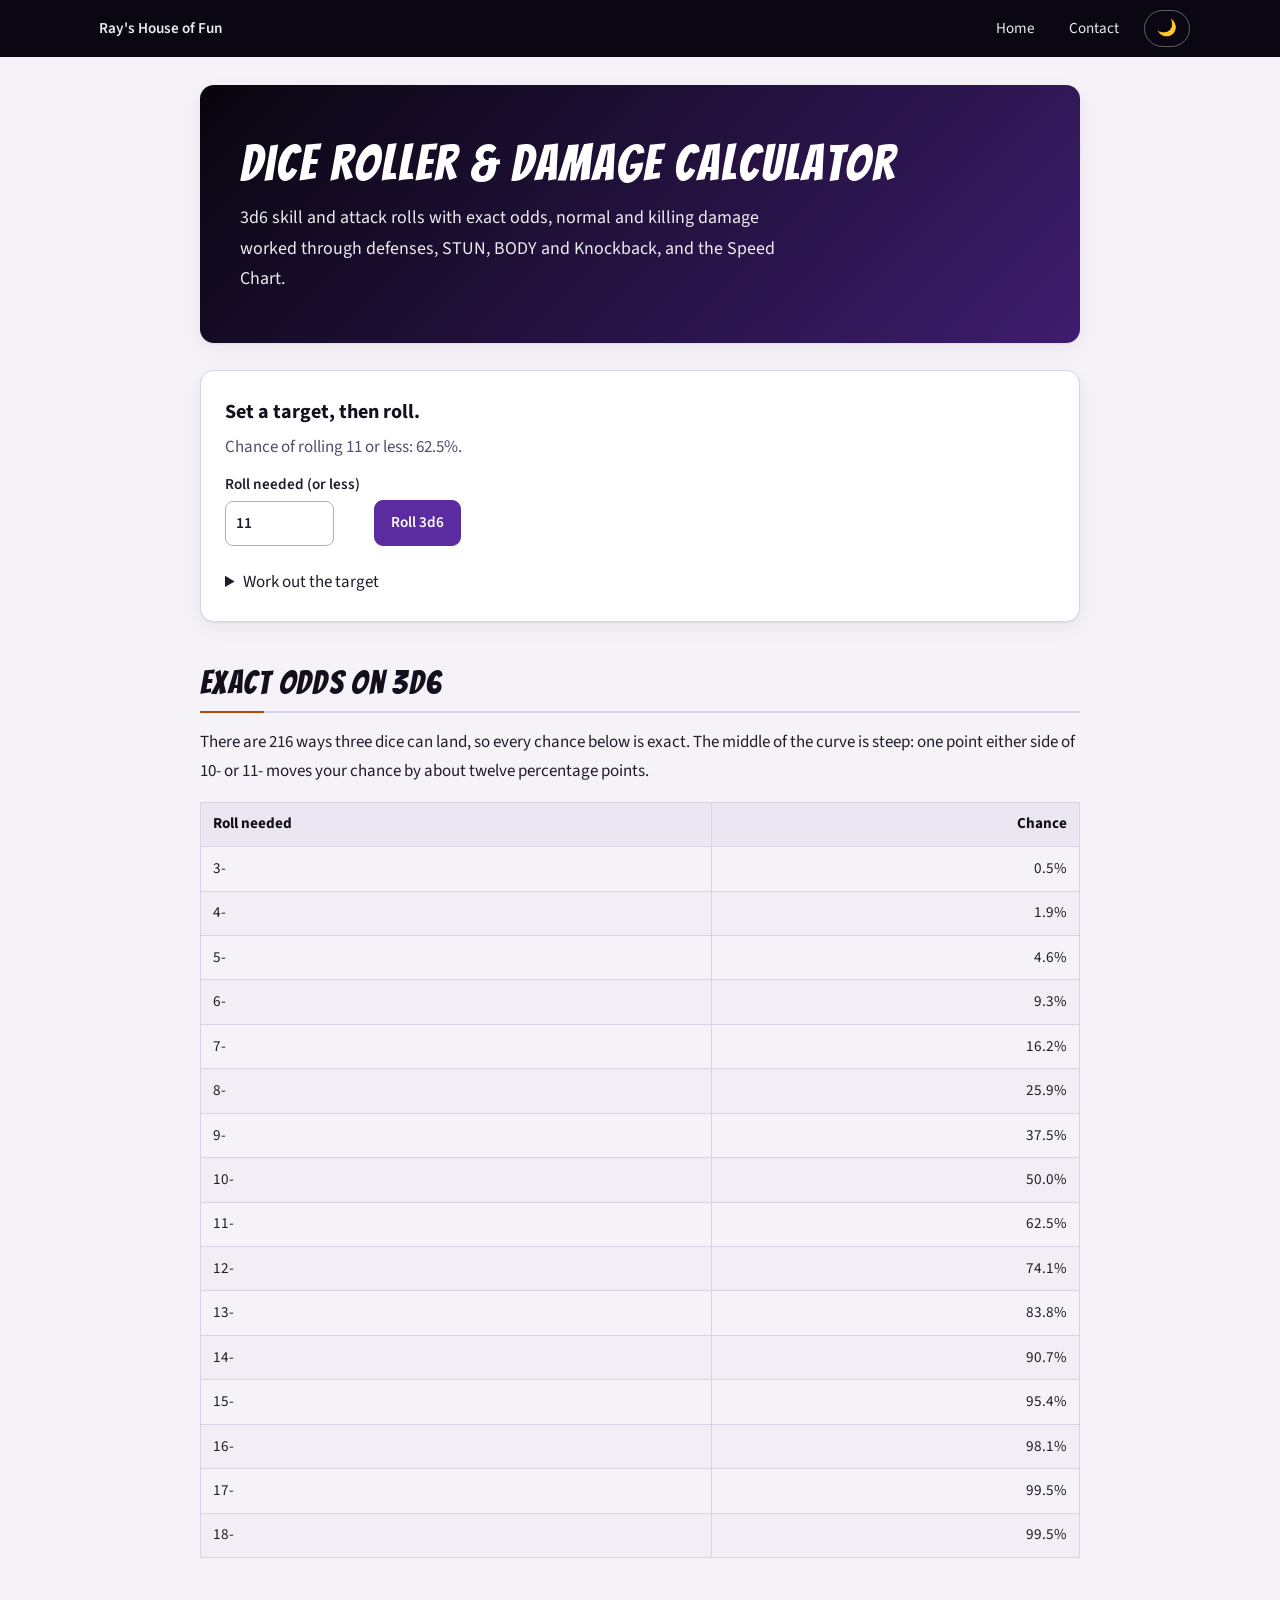
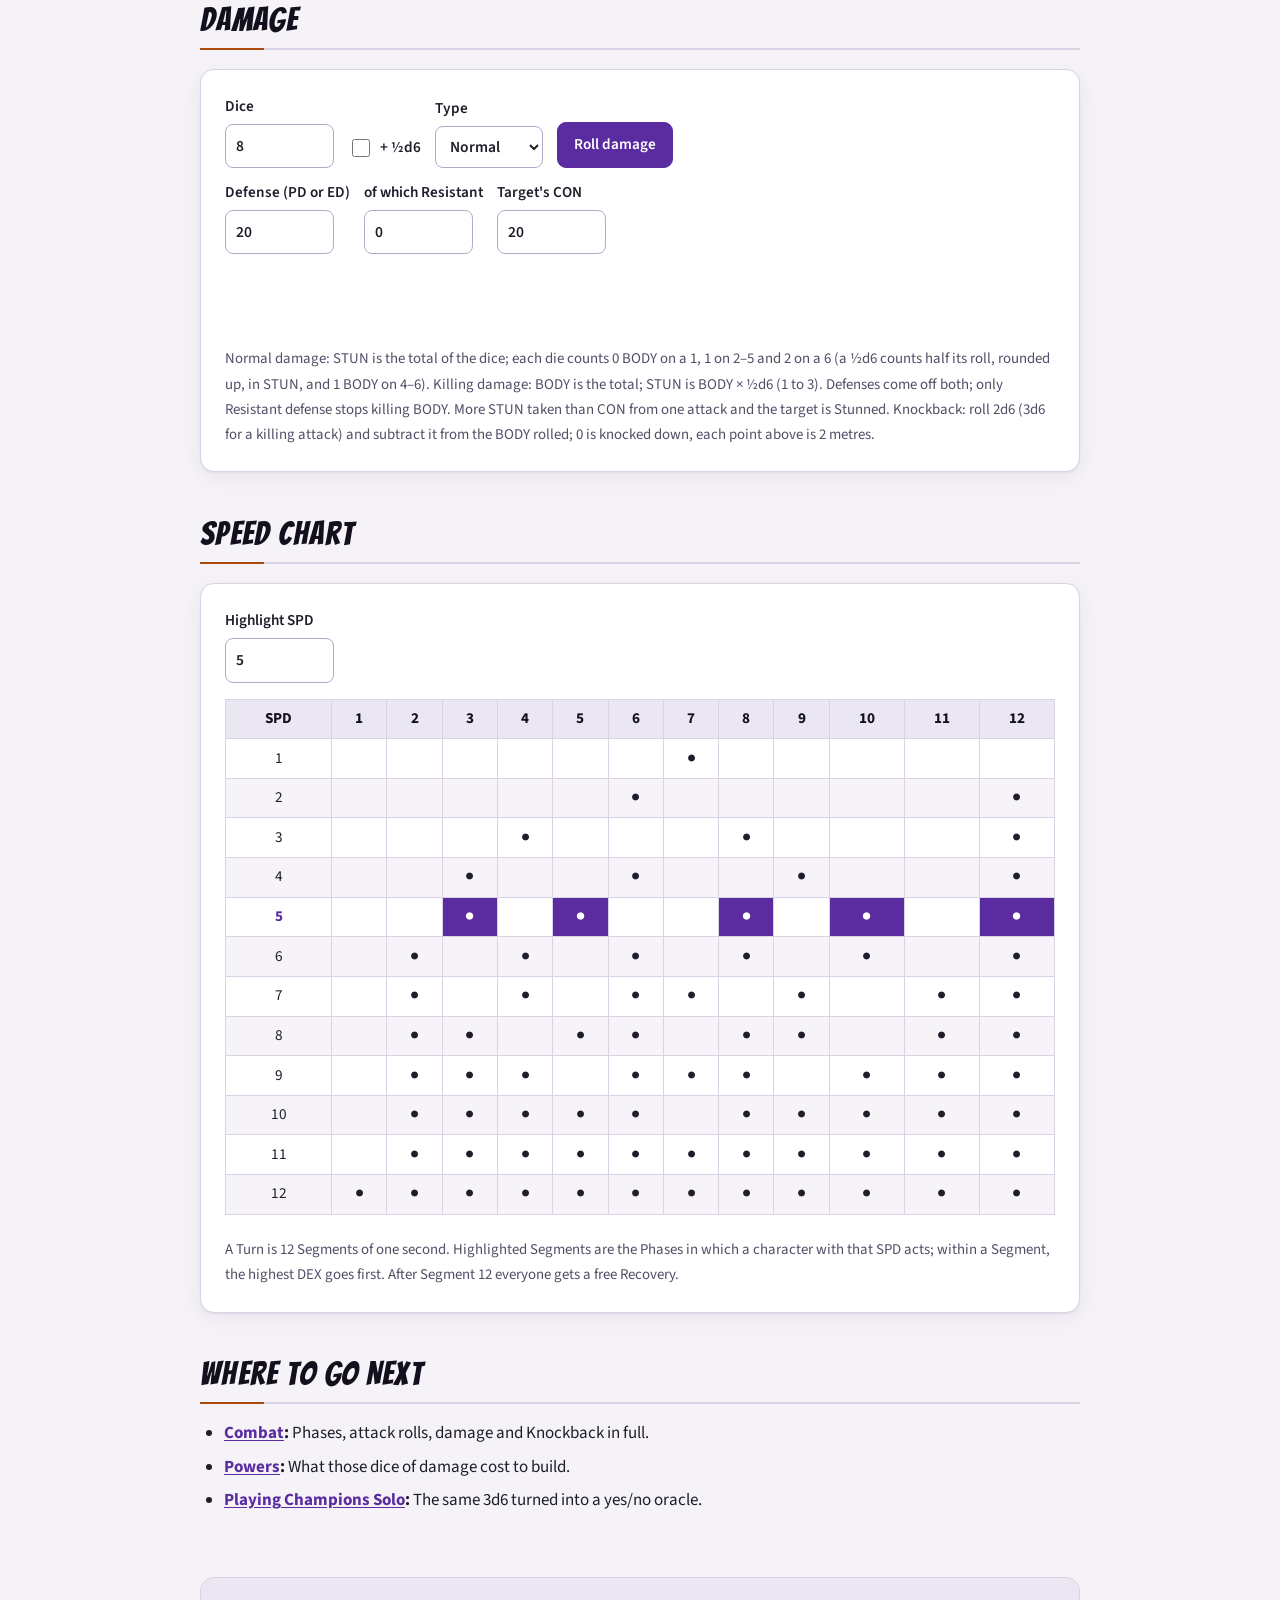
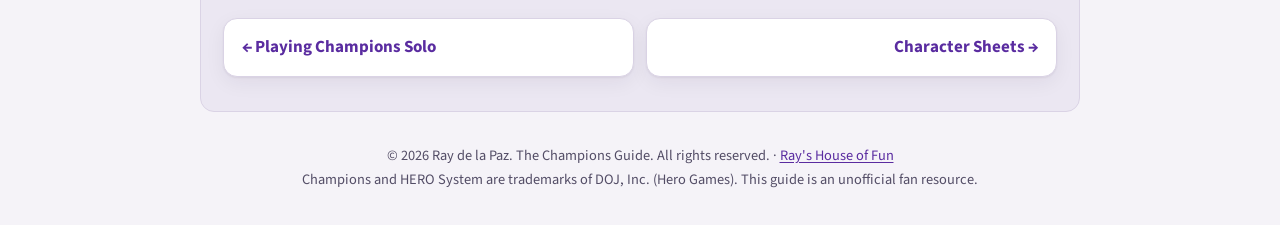
<file: champions_dice_roller.html>
<!DOCTYPE html>
<html lang="en">
<head>
    <meta charset="UTF-8">
    <meta name="viewport" content="width=device-width, initial-scale=1.0">
    <title>Dice Roller &amp; Damage Calculator - The Champions Guide</title>
    <meta name="description" content="A HERO System 6th edition dice roller for Champions: 3d6 skill and attack rolls with exact odds, normal and killing damage with STUN, BODY, defenses and Knockback, and the Speed Chart.">
    <link rel="preconnect" href="https://fonts.googleapis.com">
    <link rel="preconnect" href="https://fonts.gstatic.com" crossorigin>
    <link href="https://fonts.googleapis.com/css2?family=Bangers&family=Source+Sans+3:ital,wght@0,400;0,600;0,700;1,400&display=swap" rel="stylesheet">
    <script src="/js/site.js?v=1"></script>
    <link rel="stylesheet" href="/styles/main.css?v=1">
    <link rel="icon" href="/favicon.png" type="image/png">
    <style>
        main .roll-panel { border-left: 5px solid var(--gold); }
        .verdict { font-size: 1.25rem; font-weight: 700; color: var(--heading); margin: 0 0 4px; min-height: 1.6em; }
        .verdict .ok { color: var(--success); }
        .verdict .bad { color: var(--danger); }
        .detail { color: var(--muted); margin: 0 0 10px; min-height: 1.4em; }
        .row { display: flex; flex-wrap: wrap; gap: 10px 14px; align-items: flex-end; margin: 0 0 12px; }
        .row label { display: flex; flex-direction: column; gap: 4px; font-weight: 600; font-size: 0.95rem; }
        main .row input[type="number"], main .row select { width: 7em; }
        main .row button { width: auto; margin: 0; }
        main .row label.check { flex-direction: row; align-items: center; min-height: 40px; }
        .dice { display: flex; flex-wrap: wrap; gap: 6px; margin: 4px 0 10px; padding: 0; list-style: none; }
        .dice li { margin: 0; min-width: 40px; height: 40px; padding: 0 6px; border-radius: 8px; display: inline-flex; align-items: center; justify-content: center; font-weight: 700; background: var(--surface-2); color: var(--heading); border: 1px solid var(--border-strong); }
        .dice li.half { border-style: dashed; }
        .odds td:last-child, .odds th:last-child, .num { text-align: right; white-space: nowrap; }
        .note { font-size: 0.93rem; color: var(--muted); margin: 0.4rem 0 0; }
        .speed td.on { background: var(--accent); color: var(--accent-ink); font-weight: 700; text-align: center; }
        .speed td, .speed th { text-align: center; padding: 0.4rem 0.3rem; }
        .speed tr.pick td:first-child { font-weight: 700; color: var(--accent); }
        @media (max-width: 600px) { main .row input[type="number"], main .row select { width: 6em; } }
    </style>
</head>
<body>
<a class="skip-link" href="#main">Skip to content</a>
<nav class="site-nav">
    <a href="https://rays-home.netlify.app/">Ray's House of Fun</a>
    <a href="/index.html">Home</a>
    <a href="https://rays-home.netlify.app/contact">Contact</a>
    <button id="theme-toggle" aria-label="Toggle dark mode">🌙</button>
</nav>
    <header>
        <h1>Dice Roller &amp; Damage Calculator</h1>
        <p>3d6 skill and attack rolls with exact odds, normal and killing damage worked through defenses, STUN, BODY and Knockback, and the Speed Chart.</p>
    </header>

    <main id="main">
        <section>
            <div class="roll-panel" role="region" aria-label="3d6 roll">
                <p class="verdict" id="verdict" aria-live="polite">Set a target, then roll.</p>
                <p class="detail" id="detail"></p>
                <div class="row">
                    <label>Roll needed (or less) <input type="number" id="target" min="3" max="25" value="11"></label>
                    <button type="button" id="rollBtn">Roll 3d6</button>
                </div>
                <ul class="dice" id="dice" aria-label="Dice rolled"></ul>
                <details class="helper">
                    <summary>Work out the target</summary>
                    <div class="row">
                        <label>Characteristic <input type="number" id="char" min="1" max="80" value="13"></label>
                        <button type="button" id="fromChar">Characteristic or skill roll</button>
                    </div>
                    <div class="row">
                        <label>Your OCV <input type="number" id="ocv" min="0" max="20" value="6"></label>
                        <label>Target's DCV <input type="number" id="dcv" min="0" max="20" value="6"></label>
                        <label>Modifiers <input type="number" id="mod" min="-10" max="10" value="0"></label>
                        <button type="button" id="fromAttack">Attack roll</button>
                    </div>
                    <p class="note">Characteristic and characteristic-based skill rolls: 9 + CHAR/5 (13 gives 12-, 18 gives 13-). Attack roll: 11 + OCV − DCV, plus any modifiers. A 3 always succeeds and an 18 always fails.</p>
                </details>
            </div>
        </section>

        <section>
            <h2>Exact Odds on 3d6</h2>
            <p>There are 216 ways three dice can land, so every chance below is exact. The middle of the curve is steep: one point either side of 10- or 11- moves your chance by about twelve percentage points.</p>
            <table class="odds">
                <thead><tr><th>Roll needed</th><th>Chance</th></tr></thead>
                <tbody id="oddsBody"></tbody>
            </table>
        </section>

        <section>
            <h2>Damage</h2>
            <div class="damage-panel">
                <div class="row">
                    <label>Dice <input type="number" id="dmgDice" min="0" max="30" value="8"></label>
                    <label class="check"><input type="checkbox" id="dmgHalf"> + ½d6</label>
                    <label>Type
                        <select id="dmgType">
                            <option value="normal">Normal</option>
                            <option value="killing">Killing</option>
                        </select>
                    </label>
                    <button type="button" id="dmgRoll">Roll damage</button>
                </div>
                <div class="row">
                    <label>Defense (PD or ED) <input type="number" id="def" min="0" max="60" value="20"></label>
                    <label>of which Resistant <input type="number" id="rdef" min="0" max="60" value="0"></label>
                    <label>Target's CON <input type="number" id="con" min="0" max="60" value="20"></label>
                </div>
                <p class="verdict" id="dmgOut" aria-live="polite"></p>
                <ul class="dice" id="dmgDiceOut" aria-label="Damage dice"></ul>
                <p class="detail" id="dmgDetail"></p>
                <p class="note">Normal damage: STUN is the total of the dice; each die counts 0 BODY on a 1, 1 on 2–5 and 2 on a 6 (a ½d6 counts half its roll, rounded up, in STUN, and 1 BODY on 4–6). Killing damage: BODY is the total; STUN is BODY × ½d6 (1 to 3). Defenses come off both; only Resistant defense stops killing BODY. More STUN taken than CON from one attack and the target is Stunned. Knockback: roll 2d6 (3d6 for a killing attack) and subtract it from the BODY rolled; 0 is knocked down, each point above is 2 metres.</p>
            </div>
        </section>

        <section>
            <h2>Speed Chart</h2>
            <div class="speed-panel">
                <div class="row">
                    <label>Highlight SPD <input type="number" id="spd" min="1" max="12" value="5"></label>
                </div>
                <div class="table-container">
                    <table class="speed">
                        <thead><tr><th>SPD</th><th>1</th><th>2</th><th>3</th><th>4</th><th>5</th><th>6</th><th>7</th><th>8</th><th>9</th><th>10</th><th>11</th><th>12</th></tr></thead>
                        <tbody id="speedBody"></tbody>
                    </table>
                </div>
                <p class="note">A Turn is 12 Segments of one second. Highlighted Segments are the Phases in which a character with that SPD acts; within a Segment, the highest DEX goes first. After Segment 12 everyone gets a free Recovery.</p>
            </div>
        </section>

        <section class="further-exploration">
            <h2>Where to Go Next</h2>
            <ul>
                <li><strong><a href="/champions_combat_system.html">Combat</a>:</strong> Phases, attack rolls, damage and Knockback in full.</li>
                <li><strong><a href="/champions_powers_system.html">Powers</a>:</strong> What those dice of damage cost to build.</li>
                <li><strong><a href="/champions_solo.html">Playing Champions Solo</a>:</strong> The same 3d6 turned into a yes/no oracle.</li>
            </ul>
        </section>
    </main>

    <footer>
<div class="page-nav">
    <a class="prev" href="/champions_solo.html">Playing Champions Solo</a>
    <a class="next" href="/champions_character_sheet.html">Character Sheets</a>
</div>
    </footer>
<div class="site-footer">&copy; 2026 Ray de la Paz. The Champions Guide. All rights reserved. &middot; <a href="https://rays-home.netlify.app/">Ray's House of Fun</a><br>Champions and HERO System are trademarks of DOJ, Inc. (Hero Games). This guide is an unofficial fan resource.</div>

<script>
(function () {
    // ---------- exact 3d6 maths ----------
    var DIST = {};
    for (var a = 1; a <= 6; a++) for (var b = 1; b <= 6; b++) for (var c = 1; c <= 6; c++) DIST[a + b + c] = (DIST[a + b + c] || 0) + 1 / 216;
    // Success on a total at or under the target; 3 always succeeds, 18 always fails
    function succeeds(total, target) { return total === 3 || (total !== 18 && total <= target); }
    function pSuccess(target) {
        var p = 0;
        Object.keys(DIST).forEach(function (t) { if (succeeds(Number(t), target)) p += DIST[t]; });
        return p;
    }
    function charRoll(ch) { return 9 + Math.round(ch / 5); }
    function attackTarget(ocv, dcv, mod) { return 11 + ocv - dcv + (mod || 0); }
    var SPEED = { 1: [7], 2: [6, 12], 3: [4, 8, 12], 4: [3, 6, 9, 12], 5: [3, 5, 8, 10, 12], 6: [2, 4, 6, 8, 10, 12],
        7: [2, 4, 6, 7, 9, 11, 12], 8: [2, 3, 5, 6, 8, 9, 11, 12], 9: [2, 3, 4, 6, 7, 8, 10, 11, 12],
        10: [2, 3, 4, 5, 6, 8, 9, 10, 11, 12], 11: [2, 3, 4, 5, 6, 7, 8, 9, 10, 11, 12], 12: [1, 2, 3, 4, 5, 6, 7, 8, 9, 10, 11, 12] };
    window.heroDice = { pSuccess: pSuccess, succeeds: succeeds, charRoll: charRoll, attackTarget: attackTarget, SPEED: SPEED };

    function $(id) { return document.getElementById(id); }
    function d6() { return Math.floor(Math.random() * 6) + 1; }
    function pct(x) { return (x * 100).toFixed(1) + '%'; }
    function num(id, def) { var v = Number($(id).value); return isNaN(v) ? def : v; }

    // odds table
    var rows = '';
    for (var t = 3; t <= 18; t++) rows += '<tr><td>' + t + '-</td><td>' + pct(pSuccess(t)) + '</td></tr>';
    $('oddsBody').innerHTML = rows;

    // ---------- 3d6 roll ----------
    function showTargetOdds() { var t = num('target', 11); $('detail').textContent = 'Chance of rolling ' + t + ' or less: ' + pct(pSuccess(t)) + '.'; }
    $('target').addEventListener('input', showTargetOdds);
    $('fromChar').addEventListener('click', function () {
        var ch = num('char', 10); $('target').value = charRoll(ch); showTargetOdds();
        $('verdict').textContent = 'CHAR ' + ch + ': roll ' + charRoll(ch) + '- or less.';
    });
    $('fromAttack').addEventListener('click', function () {
        var t = attackTarget(num('ocv', 3), num('dcv', 3), num('mod', 0)); $('target').value = t; showTargetOdds();
        $('verdict').textContent = 'Attack: hit on ' + t + '- or less.';
    });
    $('rollBtn').addEventListener('click', function () {
        var t = num('target', 11), r = [d6(), d6(), d6()], total = r[0] + r[1] + r[2], ok = succeeds(total, t);
        $('dice').innerHTML = r.map(function (x) { return '<li>' + x + '</li>'; }).join('');
        var note = total === 3 ? ' (a 3 always succeeds)' : total === 18 ? ' (an 18 always fails)' : '';
        $('verdict').innerHTML = 'Rolled ' + total + ' against ' + t + '-: <span class="' + (ok ? 'ok' : 'bad') + '">' + (ok ? 'success' : 'failure') + '</span>' + note;
        $('detail').textContent = ok ? 'Made it by ' + (t - total) + '.' : 'Missed by ' + (total - t) + '.';
    });
    showTargetOdds();

    // ---------- damage ----------
    $('dmgRoll').addEventListener('click', function () {
        var n = Math.max(0, Math.min(30, num('dmgDice', 0))), half = $('dmgHalf').checked, killing = $('dmgType').value === 'killing';
        var def = Math.max(0, num('def', 0)), rdef = Math.max(0, Math.min(def, num('rdef', 0))), con = num('con', 10);
        if (!n && !half) { $('dmgOut').textContent = 'Roll at least ½d6.'; return; }
        var dice = [], stun = 0, body = 0, shown = [];
        for (var i = 0; i < n; i++) dice.push(d6());
        var h = half ? d6() : null;
        if (!killing) {
            dice.forEach(function (x) { stun += x; body += x === 1 ? 0 : x === 6 ? 2 : 1; });
            if (half) { stun += Math.ceil(h / 2); body += h >= 4 ? 1 : 0; }
        } else {
            dice.forEach(function (x) { body += x; });
            if (half) body += Math.ceil(h / 2);
        }
        var mult = null;
        if (killing) { mult = Math.ceil(d6() / 2); stun = body * mult; }
        shown = dice.map(function (x) { return '<li>' + x + '</li>'; });
        if (half) shown.push('<li class="half" title="half die, rolled ' + h + '">½:' + Math.ceil(h / 2) + '</li>');
        $('dmgDiceOut').innerHTML = shown.join('');
        // defenses: all of PD/ED against STUN; against BODY all of it for normal damage, only Resistant for killing
        var stunTaken = Math.max(0, stun - def), bodyTaken = Math.max(0, body - (killing ? rdef : def));
        var kbDice = killing ? 3 : 2, kbRoll = 0;
        for (var k = 0; k < kbDice; k++) kbRoll += d6();
        var kb = body - kbRoll;
        $('dmgOut').textContent = 'Rolled ' + stun + ' STUN and ' + body + ' BODY' + (killing ? ' (STUN multiplier ' + mult + ')' : '') + ' → takes ' + stunTaken + ' STUN and ' + bodyTaken + ' BODY.';
        var notes = [];
        if (stunTaken > con) notes.push('More STUN than CON (' + con + ') from one attack: Stunned.');
        notes.push('Knockback: ' + kbDice + 'd6 rolled ' + kbRoll + ' against ' + body + ' BODY → ' + (kb < 0 ? 'no Knockback.' : kb === 0 ? 'knocked down.' : 'knocked back ' + (kb * 2) + ' m.'));
        $('dmgDetail').textContent = notes.join(' ');
    });

    // ---------- Speed Chart ----------
    function drawSpeed() {
        var pick = num('spd', 0), html = '';
        for (var s = 1; s <= 12; s++) {
            html += '<tr' + (s === pick ? ' class="pick"' : '') + '><td>' + s + '</td>';
            for (var seg = 1; seg <= 12; seg++) {
                var on = SPEED[s].indexOf(seg) >= 0;
                html += '<td' + (on && s === pick ? ' class="on"' : '') + '>' + (on ? '●' : '') + '</td>';
            }
            html += '</tr>';
        }
        $('speedBody').innerHTML = html;
    }
    $('spd').addEventListener('input', drawSpeed);
    drawSpeed();
})();
</script>
</body>
</html>
</file>
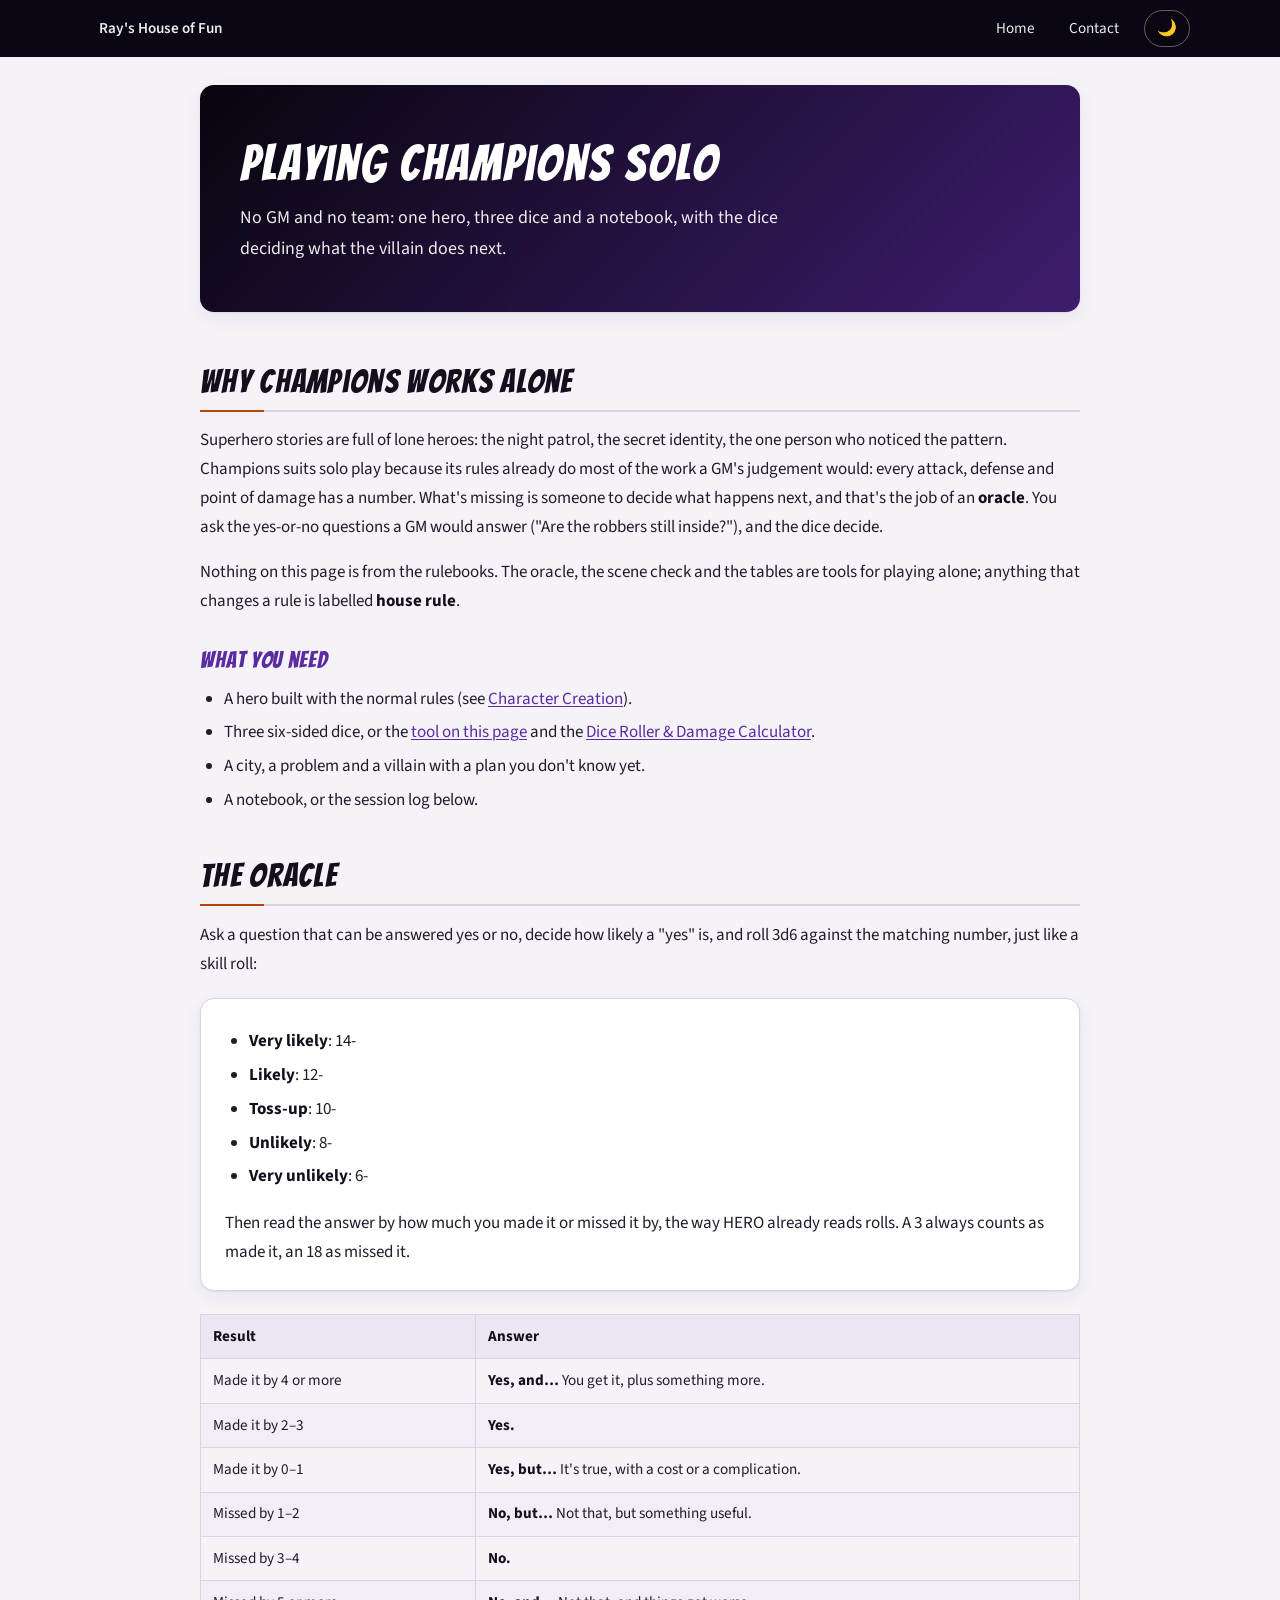
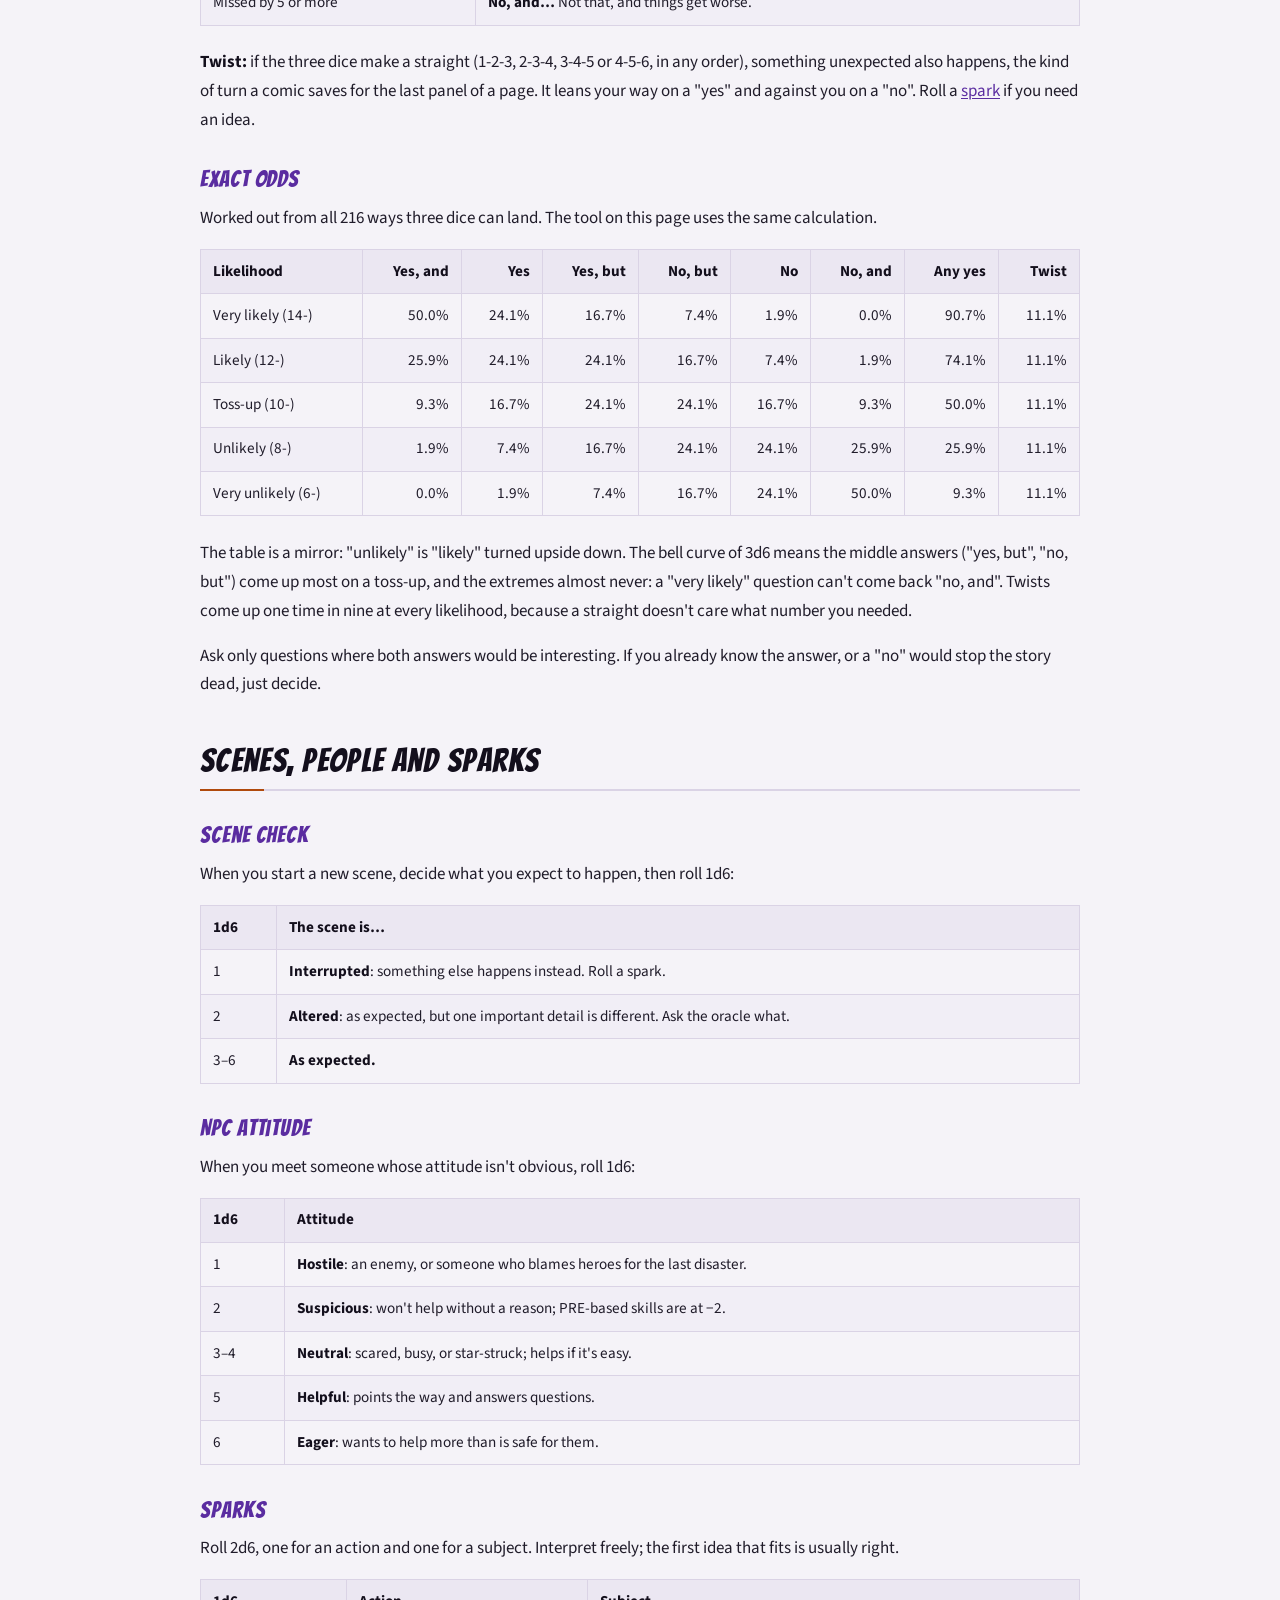
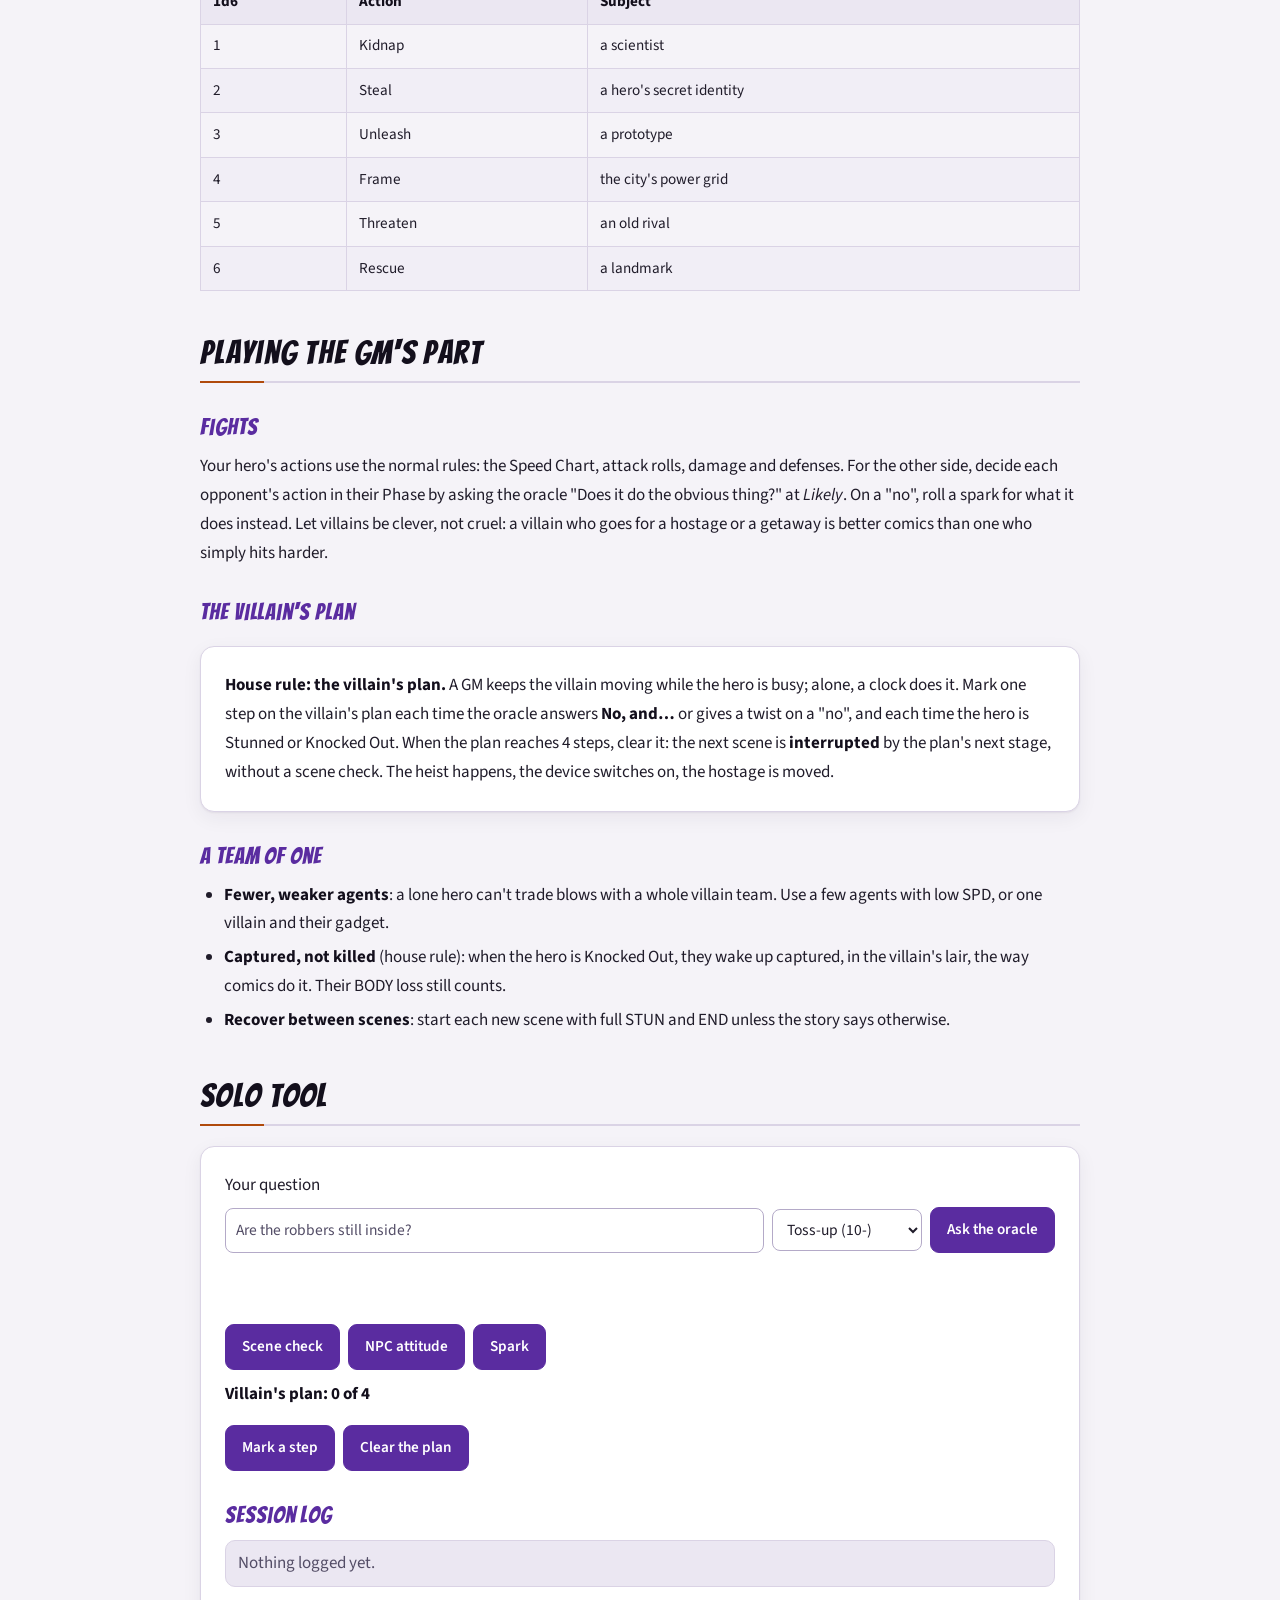
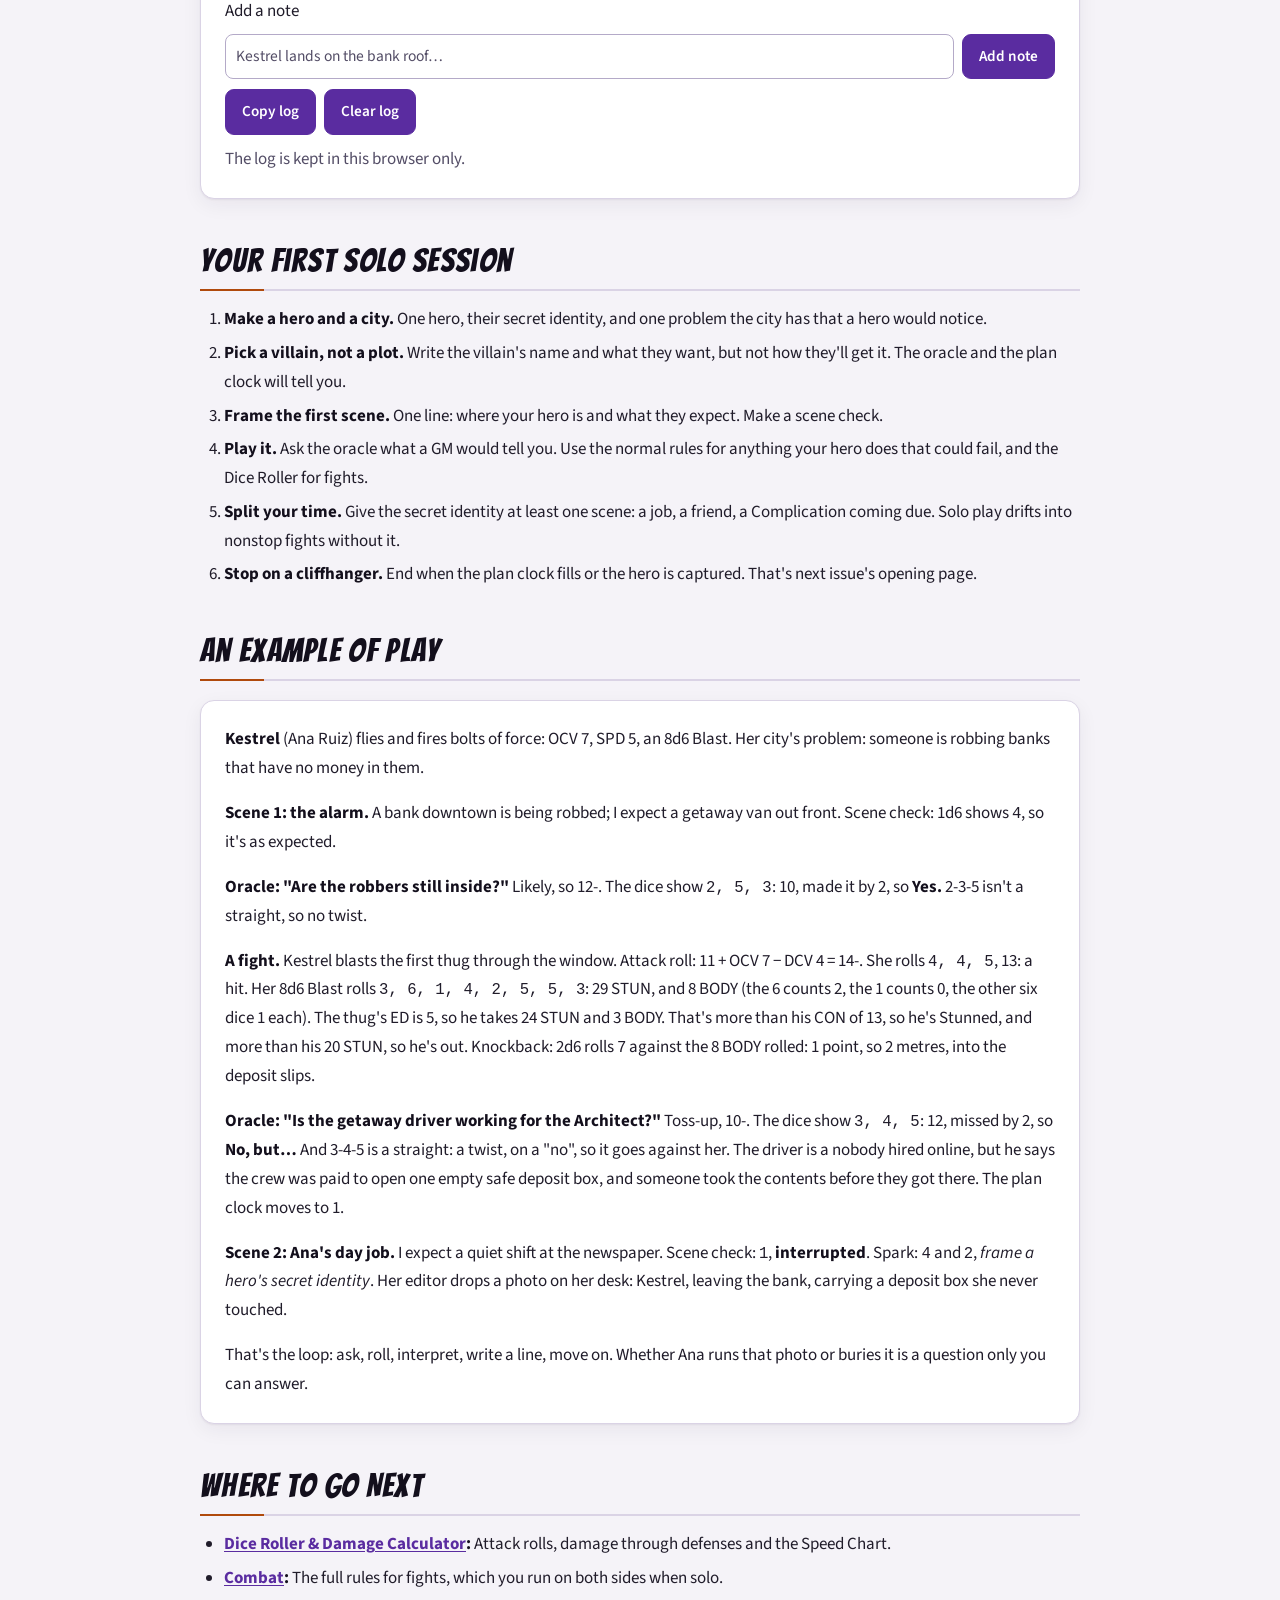
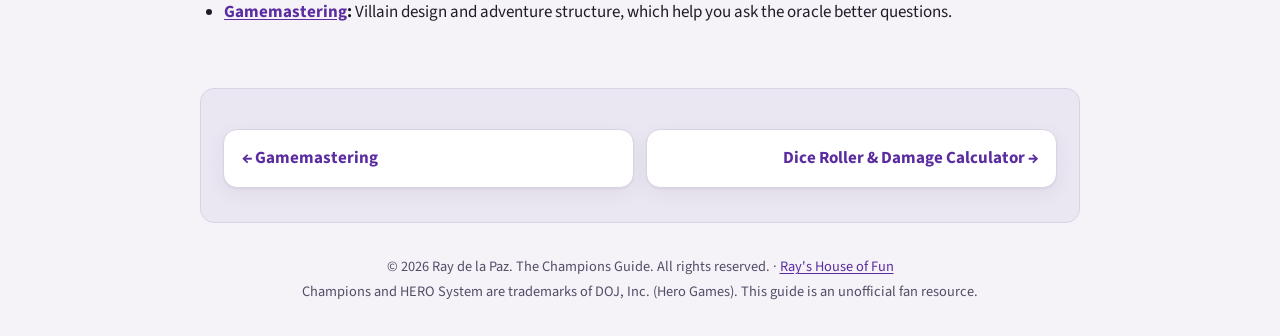
<file: champions_solo.html>
<!DOCTYPE html>
<html lang="en">
<head>
    <meta charset="UTF-8">
    <meta name="viewport" content="width=device-width, initial-scale=1.0">
    <title>Playing Champions Solo - The Champions Guide</title>
    <meta name="description" content="Play Champions with no GM: a 3d6 oracle read by margin of success with exact odds, scene checks, NPC attitudes, sparks, a villain's plan clock, an in-page tool with a session log and a worked example.">
    <link rel="preconnect" href="https://fonts.googleapis.com">
    <link rel="preconnect" href="https://fonts.gstatic.com" crossorigin>
    <link href="https://fonts.googleapis.com/css2?family=Bangers&family=Source+Sans+3:ital,wght@0,400;0,600;0,700;1,400&display=swap" rel="stylesheet">
    <script src="/js/site.js?v=1"></script>
    <link rel="stylesheet" href="/styles/main.css?v=1">
    <link rel="icon" href="/favicon.png" type="image/png">
    <style>
        main .solo-tool { border-left: 5px solid var(--gold); }
        .tool-row { display: flex; flex-wrap: wrap; gap: 8px; align-items: center; margin: 0 0 10px; }
        main .tool-row button { width: auto; margin: 0; }
        main .tool-row input[type="text"] { flex: 1 1 260px; width: auto; }
        main .tool-row select { width: auto; }
        .verdict { font-size: 1.2rem; font-weight: 700; color: var(--heading); margin: 6px 0 2px; min-height: 1.5em; }
        .verdict-note { color: var(--muted); margin: 0 0 8px; min-height: 1.3em; }
        .doom-line { font-weight: 700; color: var(--heading); }
        .log { list-style: none; padding: 0; margin: 8px 0 10px; max-height: 320px; overflow-y: auto; border: 1px solid var(--border); border-radius: 10px; background: var(--surface-2); }
        .log li { margin: 0; padding: 8px 12px; border-bottom: 1px solid var(--border); font-size: 0.95rem; }
        .log li:last-child { border-bottom: 0; }
        .log:empty::before { content: "Nothing logged yet."; display: block; padding: 8px 12px; color: var(--muted); }
        .odds td:not(:first-child), .odds th:not(:first-child) { text-align: right; white-space: nowrap; }
        .roll-line { font-family: "JetBrains Mono", ui-monospace, Consolas, monospace; font-size: 0.92em; }
    </style>
</head>
<body>
<a class="skip-link" href="#main">Skip to content</a>
<nav class="site-nav">
    <a href="https://rays-home.netlify.app/">Ray's House of Fun</a>
    <a href="/index.html">Home</a>
    <a href="https://rays-home.netlify.app/contact">Contact</a>
    <button id="theme-toggle" aria-label="Toggle dark mode">🌙</button>
</nav>
    <header>
        <h1>Playing Champions Solo</h1>
        <p>No GM and no team: one hero, three dice and a notebook, with the dice deciding what the villain does next.</p>
    </header>

    <main id="main">
        <section>
            <h2>Why Champions Works Alone</h2>
            <p>Superhero stories are full of lone heroes: the night patrol, the secret identity, the one person who noticed the pattern. Champions suits solo play because its rules already do most of the work a GM's judgement would: every attack, defense and point of damage has a number. What's missing is someone to decide what happens next, and that's the job of an <strong>oracle</strong>. You ask the yes-or-no questions a GM would answer ("Are the robbers still inside?"), and the dice decide.</p>
            <p>Nothing on this page is from the rulebooks. The oracle, the scene check and the tables are tools for playing alone; anything that changes a rule is labelled <strong>house rule</strong>.</p>
            <h3>What you need</h3>
            <ul>
                <li>A hero built with the normal rules (see <a href="/champions_character_creation.html">Character Creation</a>).</li>
                <li>Three six-sided dice, or the <a href="#solo-tool">tool on this page</a> and the <a href="/champions_dice_roller.html">Dice Roller &amp; Damage Calculator</a>.</li>
                <li>A city, a problem and a villain with a plan you don't know yet.</li>
                <li>A notebook, or the session log below.</li>
            </ul>
        </section>

        <section>
            <h2>The Oracle</h2>
            <p>Ask a question that can be answered yes or no, decide how likely a "yes" is, and roll 3d6 against the matching number, just like a skill roll:</p>
            <div class="info-box">
                <ul>
                    <li><strong>Very likely</strong>: 14-</li>
                    <li><strong>Likely</strong>: 12-</li>
                    <li><strong>Toss-up</strong>: 10-</li>
                    <li><strong>Unlikely</strong>: 8-</li>
                    <li><strong>Very unlikely</strong>: 6-</li>
                </ul>
                <p>Then read the answer by how much you made it or missed it by, the way HERO already reads rolls. A 3 always counts as made it, an 18 as missed it.</p>
            </div>
            <table>
                <thead><tr><th>Result</th><th>Answer</th></tr></thead>
                <tbody>
                    <tr><td>Made it by 4 or more</td><td><strong>Yes, and…</strong> You get it, plus something more.</td></tr>
                    <tr><td>Made it by 2–3</td><td><strong>Yes.</strong></td></tr>
                    <tr><td>Made it by 0–1</td><td><strong>Yes, but…</strong> It's true, with a cost or a complication.</td></tr>
                    <tr><td>Missed by 1–2</td><td><strong>No, but…</strong> Not that, but something useful.</td></tr>
                    <tr><td>Missed by 3–4</td><td><strong>No.</strong></td></tr>
                    <tr><td>Missed by 5 or more</td><td><strong>No, and…</strong> Not that, and things get worse.</td></tr>
                </tbody>
            </table>
            <p><strong>Twist:</strong> if the three dice make a straight (1-2-3, 2-3-4, 3-4-5 or 4-5-6, in any order), something unexpected also happens, the kind of turn a comic saves for the last panel of a page. It leans your way on a "yes" and against you on a "no". Roll a <a href="#sparks">spark</a> if you need an idea.</p>

            <h3>Exact odds</h3>
            <p>Worked out from all 216 ways three dice can land. The tool on this page uses the same calculation.</p>
            <table class="odds">
                <thead><tr><th>Likelihood</th><th>Yes, and</th><th>Yes</th><th>Yes, but</th><th>No, but</th><th>No</th><th>No, and</th><th>Any yes</th><th>Twist</th></tr></thead>
                <tbody id="oddsBody">
                    <tr><td>Very likely (14-)</td><td>50.0%</td><td>24.1%</td><td>16.7%</td><td>7.4%</td><td>1.9%</td><td>0.0%</td><td>90.7%</td><td>11.1%</td></tr>
                    <tr><td>Likely (12-)</td><td>25.9%</td><td>24.1%</td><td>24.1%</td><td>16.7%</td><td>7.4%</td><td>1.9%</td><td>74.1%</td><td>11.1%</td></tr>
                    <tr><td>Toss-up (10-)</td><td>9.3%</td><td>16.7%</td><td>24.1%</td><td>24.1%</td><td>16.7%</td><td>9.3%</td><td>50.0%</td><td>11.1%</td></tr>
                    <tr><td>Unlikely (8-)</td><td>1.9%</td><td>7.4%</td><td>16.7%</td><td>24.1%</td><td>24.1%</td><td>25.9%</td><td>25.9%</td><td>11.1%</td></tr>
                    <tr><td>Very unlikely (6-)</td><td>0.0%</td><td>1.9%</td><td>7.4%</td><td>16.7%</td><td>24.1%</td><td>50.0%</td><td>9.3%</td><td>11.1%</td></tr>
                </tbody>
            </table>
            <p>The table is a mirror: "unlikely" is "likely" turned upside down. The bell curve of 3d6 means the middle answers ("yes, but", "no, but") come up most on a toss-up, and the extremes almost never: a "very likely" question can't come back "no, and". Twists come up one time in nine at every likelihood, because a straight doesn't care what number you needed.</p>
            <p>Ask only questions where both answers would be interesting. If you already know the answer, or a "no" would stop the story dead, just decide.</p>
        </section>

        <section>
            <h2>Scenes, People and Sparks</h2>
            <h3>Scene check</h3>
            <p>When you start a new scene, decide what you expect to happen, then roll 1d6:</p>
            <table>
                <thead><tr><th>1d6</th><th>The scene is…</th></tr></thead>
                <tbody>
                    <tr><td>1</td><td><strong>Interrupted</strong>: something else happens instead. Roll a spark.</td></tr>
                    <tr><td>2</td><td><strong>Altered</strong>: as expected, but one important detail is different. Ask the oracle what.</td></tr>
                    <tr><td>3–6</td><td><strong>As expected.</strong></td></tr>
                </tbody>
            </table>

            <h3>NPC attitude</h3>
            <p>When you meet someone whose attitude isn't obvious, roll 1d6:</p>
            <table>
                <thead><tr><th>1d6</th><th>Attitude</th></tr></thead>
                <tbody>
                    <tr><td>1</td><td><strong>Hostile</strong>: an enemy, or someone who blames heroes for the last disaster.</td></tr>
                    <tr><td>2</td><td><strong>Suspicious</strong>: won't help without a reason; PRE-based skills are at −2.</td></tr>
                    <tr><td>3–4</td><td><strong>Neutral</strong>: scared, busy, or star-struck; helps if it's easy.</td></tr>
                    <tr><td>5</td><td><strong>Helpful</strong>: points the way and answers questions.</td></tr>
                    <tr><td>6</td><td><strong>Eager</strong>: wants to help more than is safe for them.</td></tr>
                </tbody>
            </table>

            <h3 id="sparks">Sparks</h3>
            <p>Roll 2d6, one for an action and one for a subject. Interpret freely; the first idea that fits is usually right.</p>
            <table>
                <thead><tr><th>1d6</th><th>Action</th><th>Subject</th></tr></thead>
                <tbody>
                    <tr><td>1</td><td>Kidnap</td><td>a scientist</td></tr>
                    <tr><td>2</td><td>Steal</td><td>a hero's secret identity</td></tr>
                    <tr><td>3</td><td>Unleash</td><td>a prototype</td></tr>
                    <tr><td>4</td><td>Frame</td><td>the city's power grid</td></tr>
                    <tr><td>5</td><td>Threaten</td><td>an old rival</td></tr>
                    <tr><td>6</td><td>Rescue</td><td>a landmark</td></tr>
                </tbody>
            </table>
        </section>

        <section>
            <h2>Playing the GM's Part</h2>
            <h3>Fights</h3>
            <p>Your hero's actions use the normal rules: the Speed Chart, attack rolls, damage and defenses. For the other side, decide each opponent's action in their Phase by asking the oracle "Does it do the obvious thing?" at <em>Likely</em>. On a "no", roll a spark for what it does instead. Let villains be clever, not cruel: a villain who goes for a hostage or a getaway is better comics than one who simply hits harder.</p>
            <h3>The villain's plan</h3>
            <div class="scene-box">
                <p><strong>House rule: the villain's plan.</strong> A GM keeps the villain moving while the hero is busy; alone, a clock does it. Mark one step on the villain's plan each time the oracle answers <strong>No, and…</strong> or gives a twist on a "no", and each time the hero is Stunned or Knocked Out. When the plan reaches 4 steps, clear it: the next scene is <strong>interrupted</strong> by the plan's next stage, without a scene check. The heist happens, the device switches on, the hostage is moved.</p>
            </div>
            <h3>A team of one</h3>
            <ul>
                <li><strong>Fewer, weaker agents</strong>: a lone hero can't trade blows with a whole villain team. Use a few agents with low SPD, or one villain and their gadget.</li>
                <li><strong>Captured, not killed</strong> (house rule): when the hero is Knocked Out, they wake up captured, in the villain's lair, the way comics do it. Their BODY loss still counts.</li>
                <li><strong>Recover between scenes</strong>: start each new scene with full STUN and END unless the story says otherwise.</li>
            </ul>
        </section>

        <section id="solo-tool">
            <h2>Solo Tool</h2>
            <div class="solo-tool">
                <div class="tool-row">
                    <label for="question" style="flex-basis:100%">Your question</label>
                    <input type="text" id="question" placeholder="Are the robbers still inside?">
                    <select id="likely" aria-label="Likelihood">
                        <option value="14">Very likely (14-)</option>
                        <option value="12">Likely (12-)</option>
                        <option value="10" selected>Toss-up (10-)</option>
                        <option value="8">Unlikely (8-)</option>
                        <option value="6">Very unlikely (6-)</option>
                    </select>
                    <button type="button" id="ask">Ask the oracle</button>
                </div>
                <p class="verdict" id="verdict" aria-live="polite"></p>
                <p class="verdict-note" id="verdictNote"></p>

                <div class="tool-row">
                    <button type="button" id="sceneBtn">Scene check</button>
                    <button type="button" id="attBtn">NPC attitude</button>
                    <button type="button" id="sparkBtn">Spark</button>
                </div>

                <p class="doom-line" id="doomLine">Villain's plan: 0 of 4</p>
                <div class="tool-row">
                    <button type="button" id="doomAdd">Mark a step</button>
                    <button type="button" id="doomClear">Clear the plan</button>
                </div>

                <h3>Session log</h3>
                <ol class="log" id="log" aria-live="polite"></ol>
                <div class="tool-row">
                    <label for="note" style="flex-basis:100%">Add a note</label>
                    <input type="text" id="note" placeholder="Kestrel lands on the bank roof…">
                    <button type="button" id="addNote">Add note</button>
                </div>
                <div class="tool-row">
                    <button type="button" id="copyLog">Copy log</button>
                    <button type="button" id="clearLog">Clear log</button>
                </div>
                <p class="verdict-note">The log is kept in this browser only.</p>
            </div>
        </section>

        <section>
            <h2>Your First Solo Session</h2>
            <ol>
                <li><strong>Make a hero and a city.</strong> One hero, their secret identity, and one problem the city has that a hero would notice.</li>
                <li><strong>Pick a villain, not a plot.</strong> Write the villain's name and what they want, but not how they'll get it. The oracle and the plan clock will tell you.</li>
                <li><strong>Frame the first scene.</strong> One line: where your hero is and what they expect. Make a scene check.</li>
                <li><strong>Play it.</strong> Ask the oracle what a GM would tell you. Use the normal rules for anything your hero does that could fail, and the Dice Roller for fights.</li>
                <li><strong>Split your time.</strong> Give the secret identity at least one scene: a job, a friend, a Complication coming due. Solo play drifts into nonstop fights without it.</li>
                <li><strong>Stop on a cliffhanger.</strong> End when the plan clock fills or the hero is captured. That's next issue's opening page.</li>
            </ol>
        </section>

        <section>
            <h2>An Example of Play</h2>
            <div class="info-box">
                <p><strong>Kestrel</strong> (Ana Ruiz) flies and fires bolts of force: OCV 7, SPD 5, an 8d6 Blast. Her city's problem: someone is robbing banks that have no money in them.</p>
                <p><strong>Scene 1: the alarm.</strong> A bank downtown is being robbed; I expect a getaway van out front. Scene check: 1d6 shows <span class="roll-line">4</span>, so it's as expected.</p>
                <p><strong>Oracle: "Are the robbers still inside?"</strong> Likely, so 12-. The dice show <span class="roll-line">2, 5, 3</span>: 10, made it by 2, so <strong>Yes.</strong> 2-3-5 isn't a straight, so no twist.</p>
                <p><strong>A fight.</strong> Kestrel blasts the first thug through the window. Attack roll: 11 + OCV 7 − DCV 4 = 14-. She rolls <span class="roll-line">4, 4, 5</span>, 13: a hit. Her 8d6 Blast rolls <span class="roll-line">3, 6, 1, 4, 2, 5, 5, 3</span>: 29 STUN, and 8 BODY (the 6 counts 2, the 1 counts 0, the other six dice 1 each). The thug's ED is 5, so he takes 24 STUN and 3 BODY. That's more than his CON of 13, so he's Stunned, and more than his 20 STUN, so he's out. Knockback: 2d6 rolls <span class="roll-line">7</span> against the 8 BODY rolled: 1 point, so 2 metres, into the deposit slips.</p>
                <p><strong>Oracle: "Is the getaway driver working for the Architect?"</strong> Toss-up, 10-. The dice show <span class="roll-line">3, 4, 5</span>: 12, missed by 2, so <strong>No, but…</strong> And 3-4-5 is a straight: a twist, on a "no", so it goes against her. The driver is a nobody hired online, but he says the crew was paid to open one empty safe deposit box, and someone took the contents before they got there. The plan clock moves to 1.</p>
                <p><strong>Scene 2: Ana's day job.</strong> I expect a quiet shift at the newspaper. Scene check: <span class="roll-line">1</span>, <strong>interrupted</strong>. Spark: <span class="roll-line">4</span> and <span class="roll-line">2</span>, <em>frame a hero's secret identity</em>. Her editor drops a photo on her desk: Kestrel, leaving the bank, carrying a deposit box she never touched.</p>
                <p>That's the loop: ask, roll, interpret, write a line, move on. Whether Ana runs that photo or buries it is a question only you can answer.</p>
            </div>
        </section>

        <section class="further-exploration">
            <h2>Where to Go Next</h2>
            <ul>
                <li><strong><a href="/champions_dice_roller.html">Dice Roller &amp; Damage Calculator</a>:</strong> Attack rolls, damage through defenses and the Speed Chart.</li>
                <li><strong><a href="/champions_combat_system.html">Combat</a>:</strong> The full rules for fights, which you run on both sides when solo.</li>
                <li><strong><a href="/champions_gamemastering.html">Gamemastering</a>:</strong> Villain design and adventure structure, which help you ask the oracle better questions.</li>
            </ul>
        </section>
    </main>

    <footer>
<div class="page-nav">
    <a class="prev" href="/champions_gamemastering.html">Gamemastering</a>
    <a class="next" href="/champions_dice_roller.html">Dice Roller &amp; Damage Calculator</a>
</div>
    </footer>
<div class="site-footer">&copy; 2026 Ray de la Paz. The Champions Guide. All rights reserved. &middot; <a href="https://rays-home.netlify.app/">Ray's House of Fun</a><br>Champions and HERO System are trademarks of DOJ, Inc. (Hero Games). This guide is an unofficial fan resource.</div>

<script>
(function () {
    var LEVELS = [['Very likely (14-)', 14], ['Likely (12-)', 12], ['Toss-up (10-)', 10], ['Unlikely (8-)', 8], ['Very unlikely (6-)', 6]];
    var KEYS = ['yesAnd', 'yes', 'yesBut', 'noBut', 'no', 'noAnd'];
    var LABEL = { yesAnd: 'Yes, and…', yes: 'Yes.', yesBut: 'Yes, but…', noBut: 'No, but…', no: 'No.', noAnd: 'No, and…' };
    // Answer by margin (target − total); a 3 always makes it, an 18 always misses
    function answer(total, target) {
        var m = target - total;
        if (total === 3) m = Math.max(m, 0);
        if (total === 18) m = Math.min(m, -1);
        return m >= 4 ? 'yesAnd' : m >= 2 ? 'yes' : m >= 0 ? 'yesBut' : m >= -2 ? 'noBut' : m >= -4 ? 'no' : 'noAnd';
    }
    function straight(d) { var s = d.slice().sort(function (a, b) { return a - b; }); return s[1] === s[0] + 1 && s[2] === s[1] + 1; }
    // Exact outcome table over all 216 rolls
    function table(target) {
        var r = { yesAnd: 0, yes: 0, yesBut: 0, noBut: 0, no: 0, noAnd: 0, anyYes: 0, twist: 0 };
        for (var a = 1; a <= 6; a++) for (var b = 1; b <= 6; b++) for (var c = 1; c <= 6; c++) {
            var k = answer(a + b + c, target); r[k] += 1 / 216;
            if (k.indexOf('yes') === 0) r.anyYes += 1 / 216;
            if (straight([a, b, c])) r.twist += 1 / 216;
        }
        return r;
    }
    function pct(x) { return (x * 100).toFixed(1) + '%'; }
    document.getElementById('oddsBody').innerHTML = LEVELS.map(function (L) {
        var t = table(L[1]);
        return '<tr><td>' + L[0] + '</td>' + KEYS.map(function (k) { return '<td>' + pct(t[k]) + '</td>'; }).join('') + '<td>' + pct(t.anyYes) + '</td><td>' + pct(t.twist) + '</td></tr>';
    }).join('');

    function d6() { return Math.floor(Math.random() * 6) + 1; }
    var ACTIONS = ['Kidnap', 'Steal', 'Unleash', 'Frame', 'Threaten', 'Rescue'];
    var SUBJECTS = ['a scientist', "a hero's secret identity", 'a prototype', "the city's power grid", 'an old rival', 'a landmark'];
    function spark() { var a = d6(), b = d6(); return a + ' and ' + b + ': ' + ACTIONS[a - 1] + ' ' + SUBJECTS[b - 1]; }

    // ---------- session log (this browser only) ----------
    var LOGKEY = 'champions-solo-log', entries = [];
    try { entries = JSON.parse(localStorage.getItem(LOGKEY) || '[]') || []; } catch (e) { entries = []; }
    var logEl = document.getElementById('log');
    function drawLog() {
        logEl.innerHTML = '';
        entries.forEach(function (t) { var li = document.createElement('li'); li.textContent = t; logEl.appendChild(li); });
        logEl.scrollTop = logEl.scrollHeight;
    }
    function log(t) {
        entries.push(t); if (entries.length > 300) entries.shift();
        try { localStorage.setItem(LOGKEY, JSON.stringify(entries)); } catch (e) { /* storage blocked: the log still works this visit */ }
        drawLog();
    }
    drawLog();
    function show(v, n) { document.getElementById('verdict').textContent = v; document.getElementById('verdictNote').textContent = n; }

    var plan = 0;
    function drawPlan() { document.getElementById('doomLine').textContent = "Villain's plan: " + plan + ' of 4'; }
    function addStep(why) {
        plan++;
        if (plan >= 4) { plan = 0; log("The villain's plan reaches 4 (" + why + '): the next scene is interrupted by its next stage. Plan cleared.'); }
        else log("Villain's plan +1 (" + why + '): ' + plan + ' of 4');
        drawPlan();
    }

    document.getElementById('ask').addEventListener('click', function () {
        var t = Number(document.getElementById('likely').value), d = [d6(), d6(), d6()], total = d[0] + d[1] + d[2];
        var a = answer(total, t), tw = straight(d), yes = a.indexOf('yes') === 0, m = t - total;
        var q = document.getElementById('question').value.trim(), lvl = LEVELS.filter(function (L) { return L[1] === t; })[0][0];
        show(LABEL[a] + (tw ? ' + a twist' : ''),
            'Rolled ' + d.join(', ') + ' = ' + total + ' against ' + t + '-: ' + (m >= 0 ? 'made it by ' + m : 'missed by ' + (-m)) + '.' +
            (tw ? ' A straight: something unexpected happens, ' + (yes ? 'in your favour.' : 'against you.') : ''));
        log((q ? 'Q: ' + q + ' ' : 'Oracle ') + '(' + lvl + ') ' + total + ' → ' + LABEL[a] + (tw ? ' + twist' : ''));
        if (a === 'noAnd') addStep('No, and');
        else if (tw && !yes) addStep('twist on a no');
    });
    document.getElementById('sceneBtn').addEventListener('click', function () {
        var d = d6(), t = d === 1 ? 'Interrupted: something else happens. Spark: ' + spark() : d === 2 ? 'Altered: one important detail is different.' : 'As expected.';
        show('Scene check', '1d6 ' + d + ': ' + t); log('Scene check (1d6 ' + d + '): ' + t);
    });
    document.getElementById('attBtn').addEventListener('click', function () {
        var d = d6(), t = d === 1 ? 'Hostile' : d === 2 ? 'Suspicious' : d <= 4 ? 'Neutral' : d === 5 ? 'Helpful' : 'Eager';
        show('NPC attitude: ' + t, '1d6 rolled ' + d + '.'); log('NPC attitude (1d6 ' + d + '): ' + t);
    });
    document.getElementById('sparkBtn').addEventListener('click', function () { var s = spark(); show('Spark', s); log('Spark ' + s); });
    document.getElementById('doomAdd').addEventListener('click', function () { addStep('marked by hand'); });
    document.getElementById('doomClear').addEventListener('click', function () { plan = 0; drawPlan(); log("Villain's plan cleared"); });
    document.getElementById('addNote').addEventListener('click', function () {
        var n = document.getElementById('note'); if (!n.value.trim()) return; log('Note: ' + n.value.trim()); n.value = '';
    });
    document.getElementById('copyLog').addEventListener('click', function () {
        var btn = this;
        if (navigator.clipboard) navigator.clipboard.writeText(entries.join('\n')).then(function () { btn.textContent = 'Copied'; setTimeout(function () { btn.textContent = 'Copy log'; }, 1500); }, function () {});
    });
    document.getElementById('clearLog').addEventListener('click', function () {
        entries = []; try { localStorage.removeItem(LOGKEY); } catch (e) { /* ignore */ } drawLog();
    });
    drawPlan();
    window.heroOracle = { table: table, answer: answer, LEVELS: LEVELS };
})();
</script>
</body>
</html>
</file>
<file: styles/main.css>
/* =====================================================================
   The Champions Guide — shared stylesheet
   Light/dark tokens on :root; the theme is applied by js/site.js before
   first paint (data-theme on <html>), with the OS preference as fallback.
   ===================================================================== */

:root {
  --bg: #f5f3f8;
  --surface: #ffffff;
  --surface-2: #ebe7f2;
  --border: #dad3e5;
  --border-strong: #b4aac8;
  --text: #201c2a;
  --muted: #534d66;
  --heading: #130f1c;
  --accent: #5a2ca0;          /* hero purple: links, h3, focus */
  --accent-hover: #43207a;
  --accent-ink: #ffffff;
  --accent-soft: rgba(90, 44, 160, 0.08);
  --gold: #b04a0c;            /* comic orange: secondary accent */
  --success: #1f7a3d;
  --danger: #a61b1b;
  --code-bg: #efeaf6;
  --code-text: #43207a;
  --hero-1: #08050d;
  --hero-2: #3d1d6e;
  --nav-bg: #0b0712;
  --nav-text: #e7ebf2;
  --figure-bg: #ffffff;       /* canvases/SVGs are drawn for a light panel */
  --shadow: 0 1px 2px rgba(30, 15, 45, 0.06), 0 6px 20px rgba(30, 15, 45, 0.06);
  --radius: 14px;
  --radius-sm: 9px;
  --measure: 880px;
  color-scheme: light;
}

@media (prefers-color-scheme: dark) {
  :root:not([data-theme="light"]) {
    --bg: #0e0b15;
    --surface: #171222;
    --surface-2: #211a2e;
    --border: #352a47;
    --border-strong: #4c3e63;
    --text: #e7e3f0;
    --muted: #b1a7c2;
    --heading: #ffffff;
    --accent: #c9b0ff;
    --accent-hover: #ddcdff;
    --accent-ink: #1a0b2e;
    --accent-soft: rgba(201, 176, 255, 0.11);
    --gold: #ffa766;
    --success: #5fd38a;
    --danger: #ff8a7a;
    --code-bg: #211a2e;
    --code-text: #ddcdff;
    --hero-1: #06040b;
    --hero-2: #34185f;
    --nav-bg: #07050c;
    --nav-text: #e7ebf2;
    --figure-bg: #f5f3f9;
    --shadow: 0 1px 2px rgba(0, 0, 0, 0.3), 0 8px 24px rgba(0, 0, 0, 0.25);
    color-scheme: dark;
  }
}
:root[data-theme="dark"] {
  --bg: #0e0b15;
  --surface: #171222;
  --surface-2: #211a2e;
  --border: #352a47;
  --border-strong: #4c3e63;
  --text: #e7e3f0;
  --muted: #b1a7c2;
  --heading: #ffffff;
  --accent: #c9b0ff;
  --accent-hover: #ddcdff;
  --accent-ink: #1a0b2e;
  --accent-soft: rgba(201, 176, 255, 0.11);
  --gold: #ffa766;
  --success: #5fd38a;
  --danger: #ff8a7a;
  --code-bg: #211a2e;
  --code-text: #ddcdff;
  --hero-1: #06040b;
  --hero-2: #34185f;
  --nav-bg: #07050c;
  --nav-text: #e7ebf2;
  --figure-bg: #f5f3f9;
  --shadow: 0 1px 2px rgba(0, 0, 0, 0.3), 0 8px 24px rgba(0, 0, 0, 0.25);
  color-scheme: dark;
}

/* ---------- Base ---------- */
*, *::before, *::after { box-sizing: border-box; }
html { -webkit-text-size-adjust: 100%; scroll-behavior: smooth; }
@media (prefers-reduced-motion: reduce) {
  html { scroll-behavior: auto; }
  *, *::before, *::after { animation-duration: 0.01ms !important; transition-duration: 0.01ms !important; }
}
body {
  margin: 0;
  background: var(--bg);
  color: var(--text);
  font: 17px/1.7 "Source Sans 3", "Segoe UI", system-ui, -apple-system, Roboto, sans-serif;
  overflow-wrap: break-word;
}
img, video { max-width: 100%; height: auto; }
a { color: var(--accent); text-underline-offset: 2px; }
a:hover { color: var(--accent-hover); }
strong, b { color: var(--heading); font-weight: 700; }
em { font-style: italic; }
hr { border: 0; border-top: 1px solid var(--border); margin: 2rem 0; }
:focus-visible { outline: 3px solid var(--accent); outline-offset: 2px; border-radius: 4px; }

h1, h2, h3, h4, h5, h6 {
  font-family: "Bangers", "Impact", "Arial Narrow", sans-serif;
  font-weight: 400;
  letter-spacing: 0.04em;
  color: var(--heading);
  line-height: 1.25;
  margin: 0;
}
h1 { font-size: clamp(1.9rem, 4.5vw, 2.8rem); }
h2 { font-size: clamp(1.45rem, 3vw, 1.85rem); margin: 2.6rem 0 0.9rem; padding-bottom: 0.45rem; border-bottom: 2px solid var(--border); position: relative; }
h2::after { content: ""; position: absolute; left: 0; bottom: -2px; width: 64px; height: 2px; background: var(--gold); }
h3 { font-size: 1.28rem; margin: 1.9rem 0 0.6rem; color: var(--accent); }
h4 { font-size: 1.08rem; margin: 1.4rem 0 0.4rem; }
h5, h6 { font-size: 1rem; margin: 1.2rem 0 0.4rem; }
h2 a, h3 a, h4 a { color: inherit; }

p { margin: 0 0 1rem; }
ul, ol { margin: 0 0 1.1rem; padding-left: 1.5rem; }
li { margin: 0.3rem 0; }
li > ul, li > ol { margin: 0.3rem 0 0.4rem; }
dl { margin: 0 0 1rem; }
dt { font-weight: 700; color: var(--heading); margin-top: 0.6rem; }
dd { margin: 0.15rem 0 0.6rem 1.2rem; }

blockquote {
  margin: 1.2rem 0;
  padding: 0.9rem 1.2rem;
  background: var(--surface-2);
  border-left: 4px solid var(--gold);
  border-radius: 0 var(--radius-sm) var(--radius-sm) 0;
  color: var(--text);
  font-style: italic;
}
blockquote p:last-child { margin-bottom: 0; }

code, kbd, samp {
  font-family: "JetBrains Mono", ui-monospace, Consolas, monospace;
  font-size: 0.9em;
  background: var(--code-bg);
  color: var(--code-text);
  padding: 0.1em 0.35em;
  border-radius: 5px;
}
pre {
  background: var(--code-bg);
  color: var(--code-text);
  padding: 1rem 1.2rem;
  border-radius: var(--radius-sm);
  overflow-x: auto;
  line-height: 1.55;
  margin: 0 0 1.2rem;
}
pre code { background: none; padding: 0; }

table { width: 100%; border-collapse: collapse; margin: 1rem 0 1.4rem; font-size: 0.95rem; display: block; overflow-x: auto; }
@media (min-width: 700px) { table { display: table; } }
th, td { border: 1px solid var(--border); padding: 0.55rem 0.75rem; text-align: left; vertical-align: top; color: var(--text); }
th { background: var(--surface-2); color: var(--heading); font-weight: 700; }
tr:nth-child(even) td { background: color-mix(in srgb, var(--surface-2) 45%, transparent); }

sup, sub { font-size: 0.75em; line-height: 0; }

/* ---------- Page frame ---------- */
body > header,
body > main,
body > footer,
body > .prev-next-nav,
body > section {
  width: min(var(--measure), calc(100% - 32px));
  margin-left: auto;
  margin-right: auto;
}

/* Lesson title band */
body > header {
  margin-top: 28px;
  padding: clamp(28px, 5vw, 48px) clamp(20px, 4vw, 40px);
  border-radius: var(--radius);
  background: linear-gradient(135deg, var(--hero-1), var(--hero-2));
  color: #fff;
  box-shadow: var(--shadow);
  text-align: left;
}
body > header h1 { color: #fff; margin: 0 0 0.5rem; }
body > header p { color: rgba(255, 255, 255, 0.92); font-size: 1.12rem; margin: 0; max-width: 60ch; }
body > header .lesson-kicker {
  display: inline-block; margin-bottom: 0.6rem; padding: 2px 10px; border-radius: 999px;
  background: rgba(255, 255, 255, 0.16); color: #fff; font-size: 0.82rem; font-weight: 600; letter-spacing: 0.04em; text-transform: uppercase;
}

main { padding: 8px 0 12px; }
main > section { margin: 0; }

/* ---------- Site nav ---------- */
.site-nav {
  position: sticky; top: 0; z-index: 50;
  display: flex; align-items: center; justify-content: space-between; flex-wrap: wrap; gap: 8px 16px;
  background: var(--nav-bg);
  padding: 10px max(16px, calc((100% - 1100px) / 2));
  font-size: 0.95rem;
  box-shadow: 0 1px 0 rgba(255, 255, 255, 0.06);
}
.site-nav .nav-links { display: flex; gap: 4px 6px; align-items: center; flex-wrap: wrap; }
.site-nav a { color: var(--nav-text); text-decoration: none; padding: 5px 9px; border-radius: 6px; }
.site-nav a:hover, .site-nav a:focus-visible { background: rgba(255, 255, 255, 0.1); color: #fff; }
.site-nav .nav-sep { color: var(--nav-text); opacity: 0.35; }
.theme-toggle {
  background: transparent; color: var(--nav-text);
  border: 1px solid rgba(255, 255, 255, 0.35); border-radius: 999px;
  padding: 5px 14px; font: inherit; font-size: 0.9rem; cursor: pointer; min-height: 34px;
}
.theme-toggle:hover { background: rgba(255, 255, 255, 0.12); }

/* ---------- Content cards ----------
   Lessons use many one-off class names; style them structurally. */
body > main section > div[class]:not(.mermaid):not(.radio-group):not(.checkbox-group):not(.nav-links):not(.figure-row),
body > main > div[class]:not(.mermaid):not(.figure-row) {
  background: var(--surface);
  border: 1px solid var(--border);
  border-radius: var(--radius);
  padding: clamp(16px, 3vw, 24px);
  margin: 1.2rem 0 1.4rem;
  box-shadow: var(--shadow);
}
body > main section > div[class] > :first-child { margin-top: 0; }
body > main section > div[class] > :last-child { margin-bottom: 0; }

/* nested item panels */
main div[class] div[class$="-card"],
main div[class] div[class$="-profile"],
main div[class] div[class$="-example"],
main div[class] div[class$="-box"],
main div[class] div[class$="-item"],
main div[class] div[class$="-component"],
main div[class] div[class$="-result"],
main div[class] div[class$="-details"],
main div[class] div[class$="-summary"],
main div[class] div[class*="result"]:not(:empty),
main div[class] div:is([class*="-card "], [class*="-box "], [class*="-example "], [class*="-item "]) {
  background: var(--surface-2);
  border: 1px solid var(--border);
  border-radius: var(--radius-sm);
  padding: 14px 16px;
  margin: 0.8rem 0;
  box-shadow: none;
}
main div[class] div[class] > :first-child { margin-top: 0; }
main div[class] div[class] > :last-child { margin-bottom: 0; }

/* grids of cards look better side by side on wide screens */
main div[class$="-examples"]:has(> div), main div[class$="-types"]:has(> div), main div[class$="-categories"]:has(> div), main div.culture-pillars:has(> div) {
  display: grid; grid-template-columns: repeat(auto-fit, minmax(min(240px, 100%), 1fr)); gap: 12px;
}
main div[class$="-examples"] > :is(h3, h4, h5, p, ul, ol),
main div[class$="-types"] > :is(h3, h4, h5, p, ul, ol),
main div[class$="-categories"] > :is(h3, h4, h5, p, ul, ol),
main div.culture-pillars > :is(h3, h4, h5, p, ul, ol) { grid-column: 1 / -1; }
main div[class$="-examples"] > div, main div[class$="-types"] > div, main div[class$="-categories"] > div, main div.culture-pillars > div { margin: 0 !important; min-width: 0; }
/* Balance small card grids: a lone card uses the full width; two or four cards sit two per row */
main div:is([class$="-examples"], [class$="-types"], [class$="-categories"]) > div:only-of-type { grid-column: 1 / -1; }
main div:is([class$="-examples"], [class$="-types"], [class$="-categories"]):has(> div:nth-of-type(2):last-of-type, > div:nth-of-type(4):last-of-type):not(:has(> div canvas)) { grid-template-columns: repeat(auto-fit, minmax(min(340px, 100%), 1fr)); }

/* An inner "-grid" wrapper of cards inside a card grid spans the whole row and lays its own cards out
   side by side (zero specificity, so a page's own grid rules still win) */
main div:is([class$="-examples"], [class$="-types"], [class$="-categories"]) > div[class$="-grid"] { grid-column: 1 / -1; }
:where(main div:is([class$="-examples"], [class$="-types"], [class$="-categories"]) > div[class$="-grid"]:has(> div)) { display: grid; grid-template-columns: repeat(auto-fit, minmax(min(300px, 100%), 1fr)); gap: 12px; }
main div:is([class$="-examples"], [class$="-types"], [class$="-categories"]) > div[class$="-grid"] > div { margin: 0 !important; min-width: 0; }

/* Activity / homework / quiz call-outs get an accent edge */
main .activity-box, main .exercise-box, main .homework, main section.homework > div[class],
main .quiz-section, main .next-steps, main section.next-steps > div[class] {
  border-left: 5px solid var(--accent);
}
main section.homework, main section.activity, main section.next-steps {
  background: var(--accent-soft);
  border-radius: var(--radius);
  padding: 4px clamp(16px, 3vw, 24px) 16px;
  margin: 2rem 0;
}
main section.homework > h2, main section.activity > h2, main section.next-steps > h2 { margin-top: 1.2rem; }

/* ---------- Figures: canvases, inline SVG, Mermaid ---------- */
main canvas {
  display: block;
  max-width: 100%;
  height: auto !important;
  margin: 1rem auto;
  background: var(--figure-bg);
  border: 1px solid var(--border);
  border-radius: var(--radius-sm);
}
/* Hand-drawn canvases and inline SVGs use fixed dark-on-light colors,
   so they sit on a light figure panel in both themes. */
main svg:not(.mermaid svg) {
  max-width: 100% !important; height: auto; display: block; margin: 1rem auto;
  background: var(--figure-bg); color: #141a24;
  border: 1px solid var(--border); border-radius: var(--radius-sm); padding: 6px;
}
.mermaid {
  background: var(--surface);
  border: 1px solid var(--border);
  border-radius: var(--radius);
  padding: 18px;
  margin: 1.2rem 0 1.4rem;
  text-align: center;
  overflow-x: auto;
  box-shadow: var(--shadow);
}
.mermaid:not([data-processed]) { color: transparent; min-height: 80px; } /* hide raw source until rendered */
.mermaid svg { max-width: 100%; height: auto; margin: 0 auto; }

/* ---------- Forms & buttons ---------- */
main button, .btn {
  font: inherit; font-weight: 600; font-size: 0.95rem;
  background: var(--accent); color: var(--accent-ink);
  border: 1px solid var(--accent); border-radius: var(--radius-sm);
  padding: 9px 16px; margin: 4px 6px 4px 0; min-height: 40px;
  cursor: pointer; transition: background 0.15s, transform 0.05s;
}
main button:hover, .btn:hover { background: var(--accent-hover); border-color: var(--accent-hover); }
main button:active { transform: translateY(1px); }
main input[type="text"], main input[type="number"], main input:not([type]), main select, main textarea {
  font: inherit; font-size: 0.97rem;
  background: var(--surface); color: var(--text);
  border: 1px solid var(--border-strong); border-radius: 8px;
  padding: 8px 10px; min-height: 40px;
  max-width: 100% !important;
}
main textarea { width: 100%; min-height: 90px; resize: vertical; line-height: 1.5; }
main input[type="text"] { width: min(100%, 420px); }
main select { width: min(100%, 420px); }
main input::placeholder, main textarea::placeholder { color: var(--muted); opacity: 1; }
main input[type="radio"], main input[type="checkbox"] { accent-color: var(--accent); width: 18px; height: 18px; vertical-align: -3px; margin-right: 6px; }
main label { cursor: pointer; }
main .radio-group, main .checkbox-group { display: flex; flex-direction: column; gap: 6px; margin: 0.4rem 0 1rem; }
main .radio-group label, main .checkbox-group label { padding: 6px 10px; border-radius: 8px; }
main .radio-group label:hover, main .checkbox-group label:hover { background: var(--accent-soft); }

/* ---------- Lesson footer & prev/next ---------- */
body > footer {
  margin-top: 2rem; margin-bottom: 0.5rem;
  padding: 18px 22px;
  background: var(--surface-2);
  border: 1px solid var(--border);
  border-radius: var(--radius);
  color: var(--muted);
  font-style: italic;
}
body > footer p:last-child { margin-bottom: 0; }

.prev-next-nav {
  display: flex; justify-content: space-between; align-items: stretch; gap: 12px; flex-wrap: wrap;
  margin-top: 1.6rem; margin-bottom: 1rem;
}
.prev-next-nav a {
  flex: 1 1 240px;
  display: block;
  background: var(--surface); color: var(--accent);
  border: 1px solid var(--border); border-radius: var(--radius);
  padding: 14px 18px; text-decoration: none; font-weight: 700;
  box-shadow: var(--shadow);
}
.prev-next-nav a:last-child:not(:first-child) { text-align: right; }
.prev-next-nav a:hover { border-color: var(--accent); }
.prev-next-nav .spacer { flex: 1; }

.site-footer {
  text-align: center; color: var(--muted); font-size: 0.9rem;
  padding: 24px 16px 32px;
}
.site-footer a { color: var(--accent); }

/* ---------- Small screens ---------- */
@media (max-width: 600px) {
  body { font-size: 16px; }
  .site-nav { padding: 6px 10px; font-size: 0.88rem; flex-wrap: nowrap; }
  .site-nav .nav-links { gap: 0; flex-wrap: nowrap; overflow-x: auto; scrollbar-width: none; }
  .site-nav .nav-links::-webkit-scrollbar { display: none; }
  .site-nav a { padding: 5px 6px; white-space: nowrap; }
  .site-nav .nav-sep { display: none; }
  .theme-toggle { flex: none; padding: 4px 10px; font-size: 0.82rem; }
  body > header { margin-top: 16px; }
  main button { width: 100%; margin-right: 0; }
}

@media print {
  .site-nav, .theme-toggle, .prev-next-nav, main button { display: none !important; }
  body { background: #fff; color: #000; }
  body > header { background: none; color: #000; box-shadow: none; }
  body > header h1, body > header p { color: #000; }
}

/* ---------- Guide-specific markup ---------- */
.site-nav > a { color: var(--nav-text); text-decoration: none; padding: 5px 9px; border-radius: 6px; }
.site-nav > a:first-child { margin-right: auto; font-weight: 600; }
.site-nav { justify-content: flex-start; }
#theme-toggle {
  background: transparent; color: var(--nav-text);
  border: 1px solid rgba(255, 255, 255, 0.35); border-radius: 999px;
  padding: 4px 12px; font: inherit; font-size: 1rem; cursor: pointer; min-height: 34px; min-width: 44px;
}
#theme-toggle:hover { background: rgba(255, 255, 255, 0.12); }
body > header .subtitle { color: rgba(255, 255, 255, 0.92); font-size: 1.12rem; margin: 0; }

.page-nav { display: flex; justify-content: space-between; gap: 12px; flex-wrap: wrap; margin: 1.4rem 0 1rem; font-style: normal; }
.page-nav a {
  flex: 1 1 220px; display: block;
  background: var(--surface); color: var(--accent);
  border: 1px solid var(--border); border-radius: var(--radius);
  padding: 14px 18px; text-decoration: none; font-weight: 700; box-shadow: var(--shadow);
}
.page-nav a.next { text-align: right; }
.page-nav a:hover { border-color: var(--accent); }
.page-nav .prev::before { content: "\2190  "; }
.page-nav .next::after { content: "  \2192"; }
body > footer:has(.page-nav) { font-style: normal; }
body > footer .page-nav ~ p, body > footer p:has(~ .page-nav) { font-style: italic; }

@media (max-width: 600px) {
  .site-nav > a { padding: 5px 6px; font-size: 0.88rem; white-space: nowrap; }
  .site-nav { flex-wrap: nowrap; }
}

/* Colored call-out boxes (Master Class) */
main .callout { --c: var(--accent); background: color-mix(in srgb, var(--c) 9%, var(--surface)); border-radius: var(--radius-sm); padding: 16px 20px; margin: 1.2rem 0; color: var(--text); }
main .callout-box { border: 1px solid color-mix(in srgb, var(--c) 55%, transparent); }
main .callout-edge { border-left: 4px solid var(--c); }
main .callout-green, main tr.callout-green { --c: #2e8b3e; }
main .callout-red { --c: #c0392b; }
main .callout-blue, main tr.callout-blue { --c: #1f6fb8; }
main .callout-orange, main tr.callout-orange { --c: #c06a00; }
main .callout-purple, main tr.callout-purple { --c: #7b3fb0; }
main tr.row-tint td { background: color-mix(in srgb, var(--c) 11%, var(--surface)); }

/* Wide Mermaid diagrams scroll instead of shrinking to unreadable sizes */
.mermaid.is-wide { text-align: left; -webkit-overflow-scrolling: touch; }
.mermaid.is-wide svg { margin: 0; }
.diagram-hint { font-size: 0.85rem; color: var(--muted); margin: 1rem 0 -0.6rem; }

/* Subtitle written as an h2 inside the title band */
body > header h2 { color: rgba(255, 255, 255, 0.92); font-family: inherit; font-weight: 600; font-size: 1.12rem; margin: 0; padding: 0; border: 0; }
body > header h2::after { display: none; }

/* Side-by-side figures (canvases) that wrap on narrow screens */
main .figure-row { display: flex; justify-content: space-around; flex-wrap: wrap; gap: 12px; background: none; border: 0; box-shadow: none; padding: 0; }

/* Wide canvases scroll at a readable size (wrapper added by js/site.js) */
main [data-figure-scroll] { overflow-x: auto; -webkit-overflow-scrolling: touch; margin: 1rem 0; }
main [data-figure-scroll] > canvas { margin: 0; }

/* Subtitles inside the title band keep the band's white text */
body > header :is(strong, em, b) { color: inherit; }

/* A grid cell that holds a canvas figure spans the whole row */
main div:is([class$="-examples"], [class$="-types"], [class$="-categories"]) > div:has(canvas) { grid-column: 1 / -1; }

/* A card grid that directly holds a figure (SVG/canvas) lays out as a normal block */
main div:is([class$="-examples"], [class$="-types"], [class$="-categories"]):has(> svg, > canvas) { display: block; }

/* ---------- Champions guide additions ---------- */

main .callout:not(.callout-box):not(.callout-edge) { border-left: 4px solid var(--c); }
main .sw-panel, main details.answer {
  background: var(--surface); border: 1px solid var(--border); border-radius: var(--radius);
  padding: clamp(14px, 3vw, 22px); margin: 1.2rem 0 1.4rem; box-shadow: var(--shadow);
}
main .pillars { display: grid; grid-template-columns: repeat(auto-fit, minmax(min(200px, 100%), 1fr)); gap: 12px; margin: 1.4rem 0; }
main .pillar { background: var(--surface); border: 1px solid var(--border); border-top: 3px solid var(--gold); border-radius: var(--radius-sm); padding: 14px 16px; }
main .pillar h4 { margin-top: 0; color: var(--accent); }
main .pillar .pillar-line { display: block; font-size: 0.75rem; letter-spacing: 0.08em; text-transform: uppercase; color: var(--muted); margin-bottom: 0.35rem; }
main .pillar p:last-child { margin-bottom: 0; }
/* die colour chip: inline background set per die (the dice's own colours) */
.die-chip { display: inline-block; width: 0.95em; height: 0.95em; border-radius: 3px; border: 1px solid var(--border-strong); vertical-align: -0.1em; margin-right: 0.45em; }
main details.answer > summary { cursor: pointer; font-weight: 700; color: var(--accent); }
main details.answer[open] > summary { margin-bottom: 0.75rem; }
main details.answer > :last-child { margin-bottom: 0; }
main .table-container, main .svg-container { overflow-x: auto; margin: 1rem 0 1.4rem; }
main .table-container table { margin: 0; }
.skip-link { position: absolute; left: -9999px; top: 0; z-index: 2000; background: var(--accent); color: var(--accent-ink); padding: 0.6rem 1rem; font-weight: 700; border-radius: 0 0 8px 0; }
.skip-link:focus { left: 0; }

/* Bangers is a display face: big headings only; small headings use the body face */
h1 { font-size: clamp(2.1rem, 5vw, 3.1rem); }
h2 { font-size: clamp(1.6rem, 3.4vw, 2.05rem); }
h3 { font-size: 1.45rem; }
h4, h5, h6 { font-family: "Source Sans 3", "Segoe UI", system-ui, sans-serif; font-weight: 700; letter-spacing: 0; }
strong, b { font-weight: 700; }
main .closing-quote, body > footer .closing-quote { text-align: center; font-style: italic; color: var(--muted); margin: 1.2rem auto 0.2rem; max-width: 58ch; }
/* Highlighted panels (solo page and others) */
main .info-box { border-left: 4px solid var(--accent); }
main .scene-box { border-left: 4px solid var(--gold); background: var(--surface-2); }
</file>
